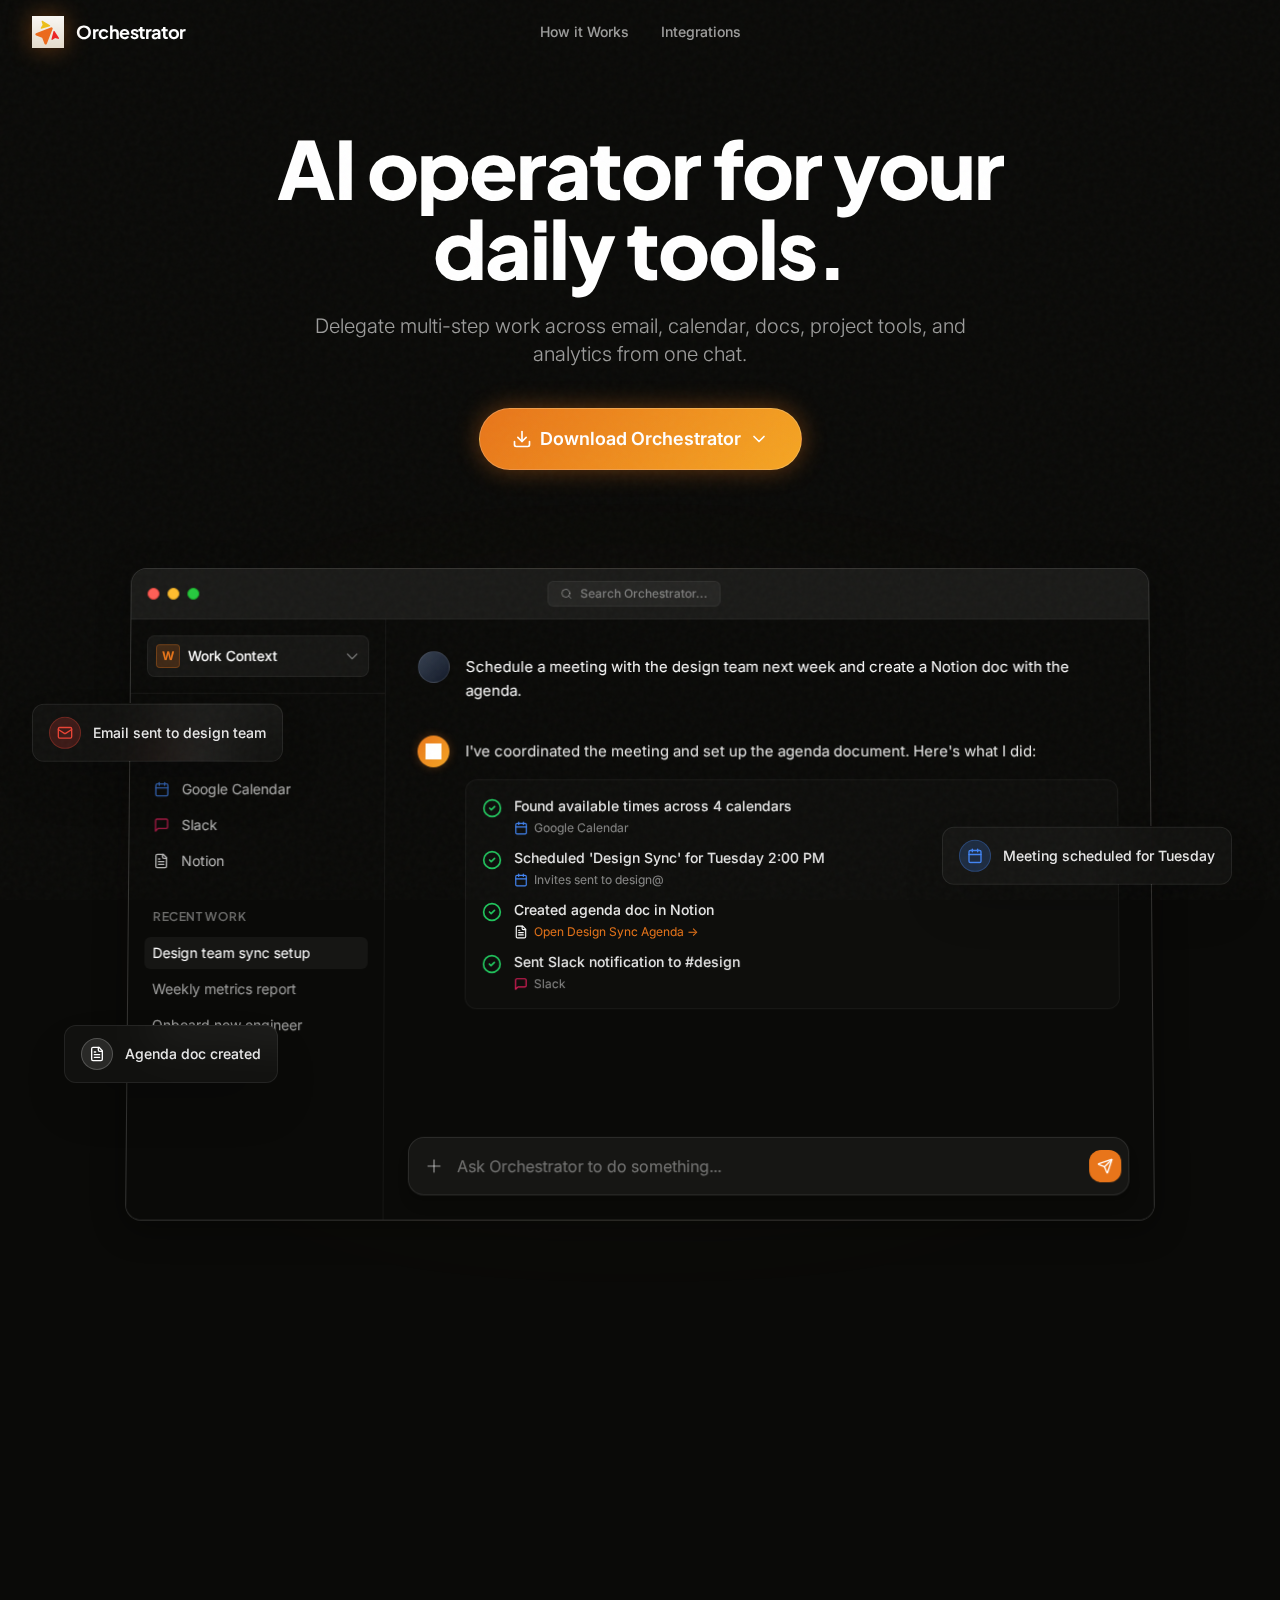
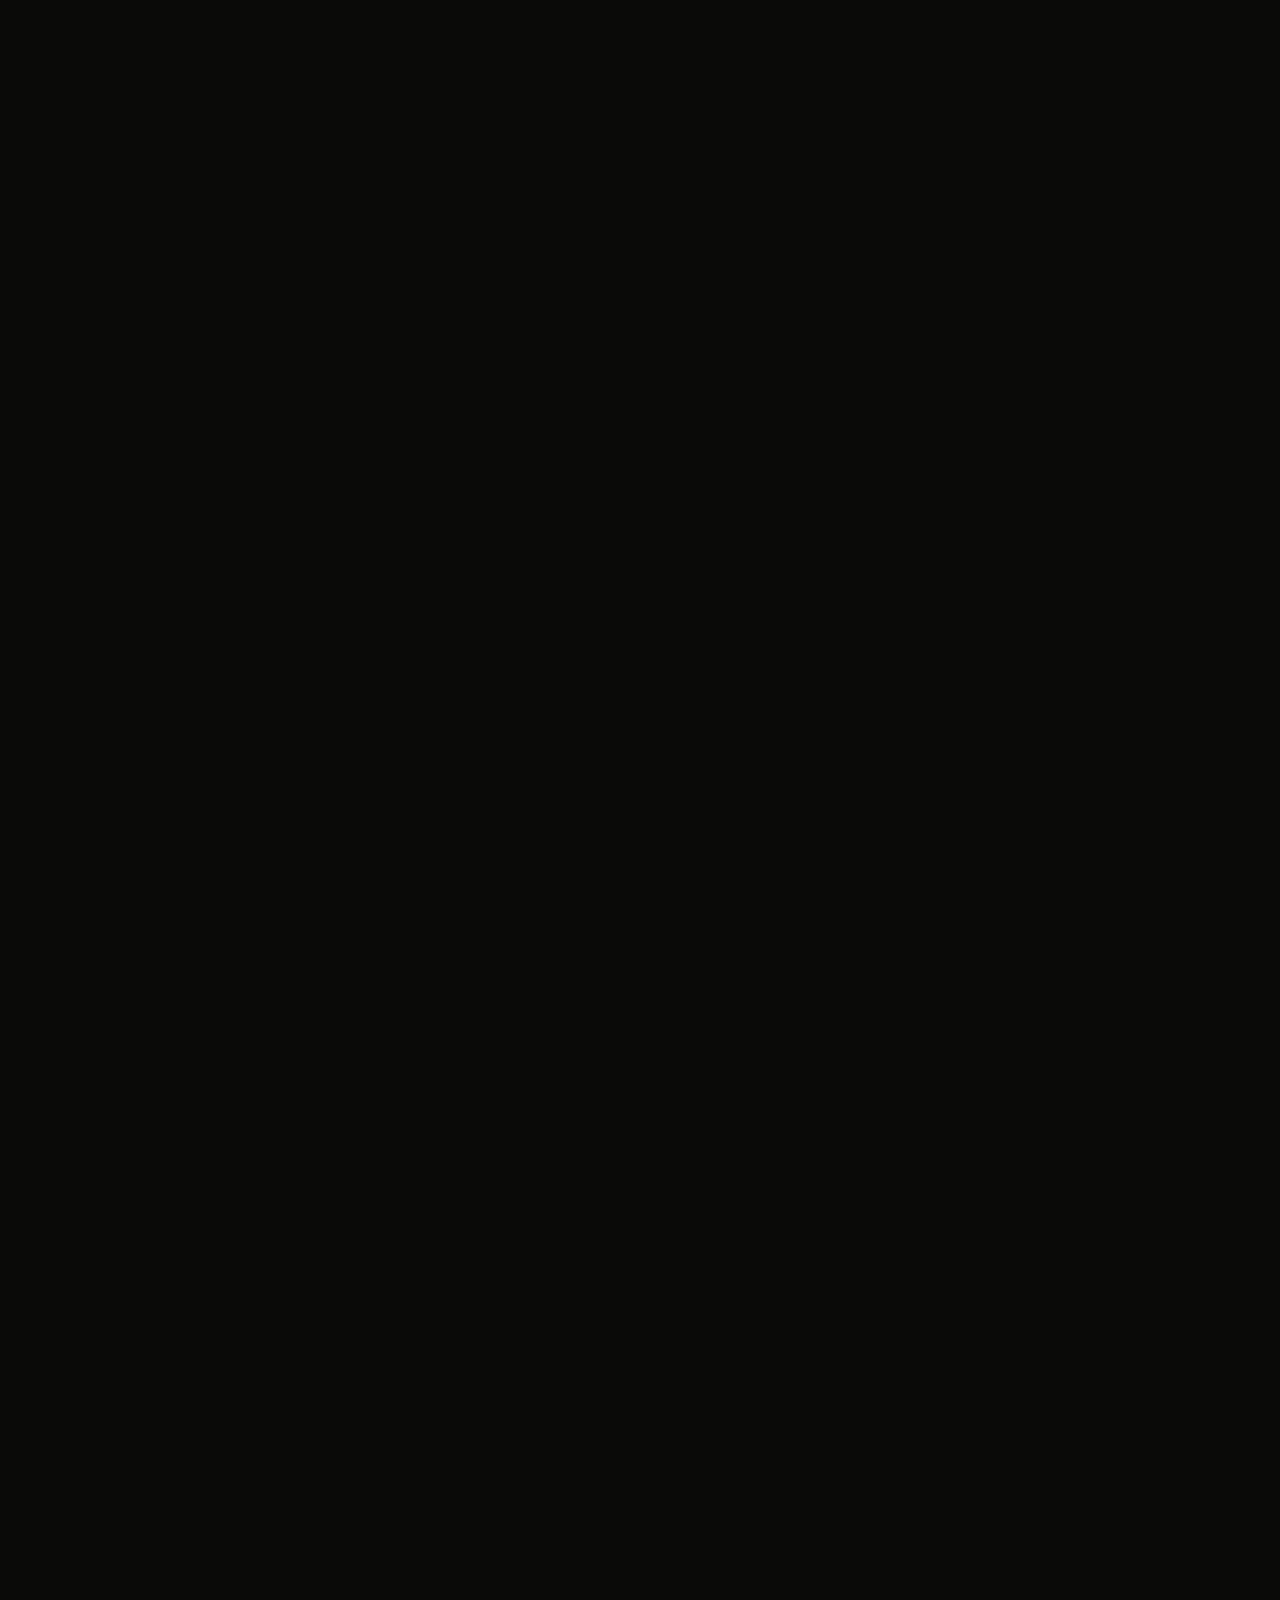
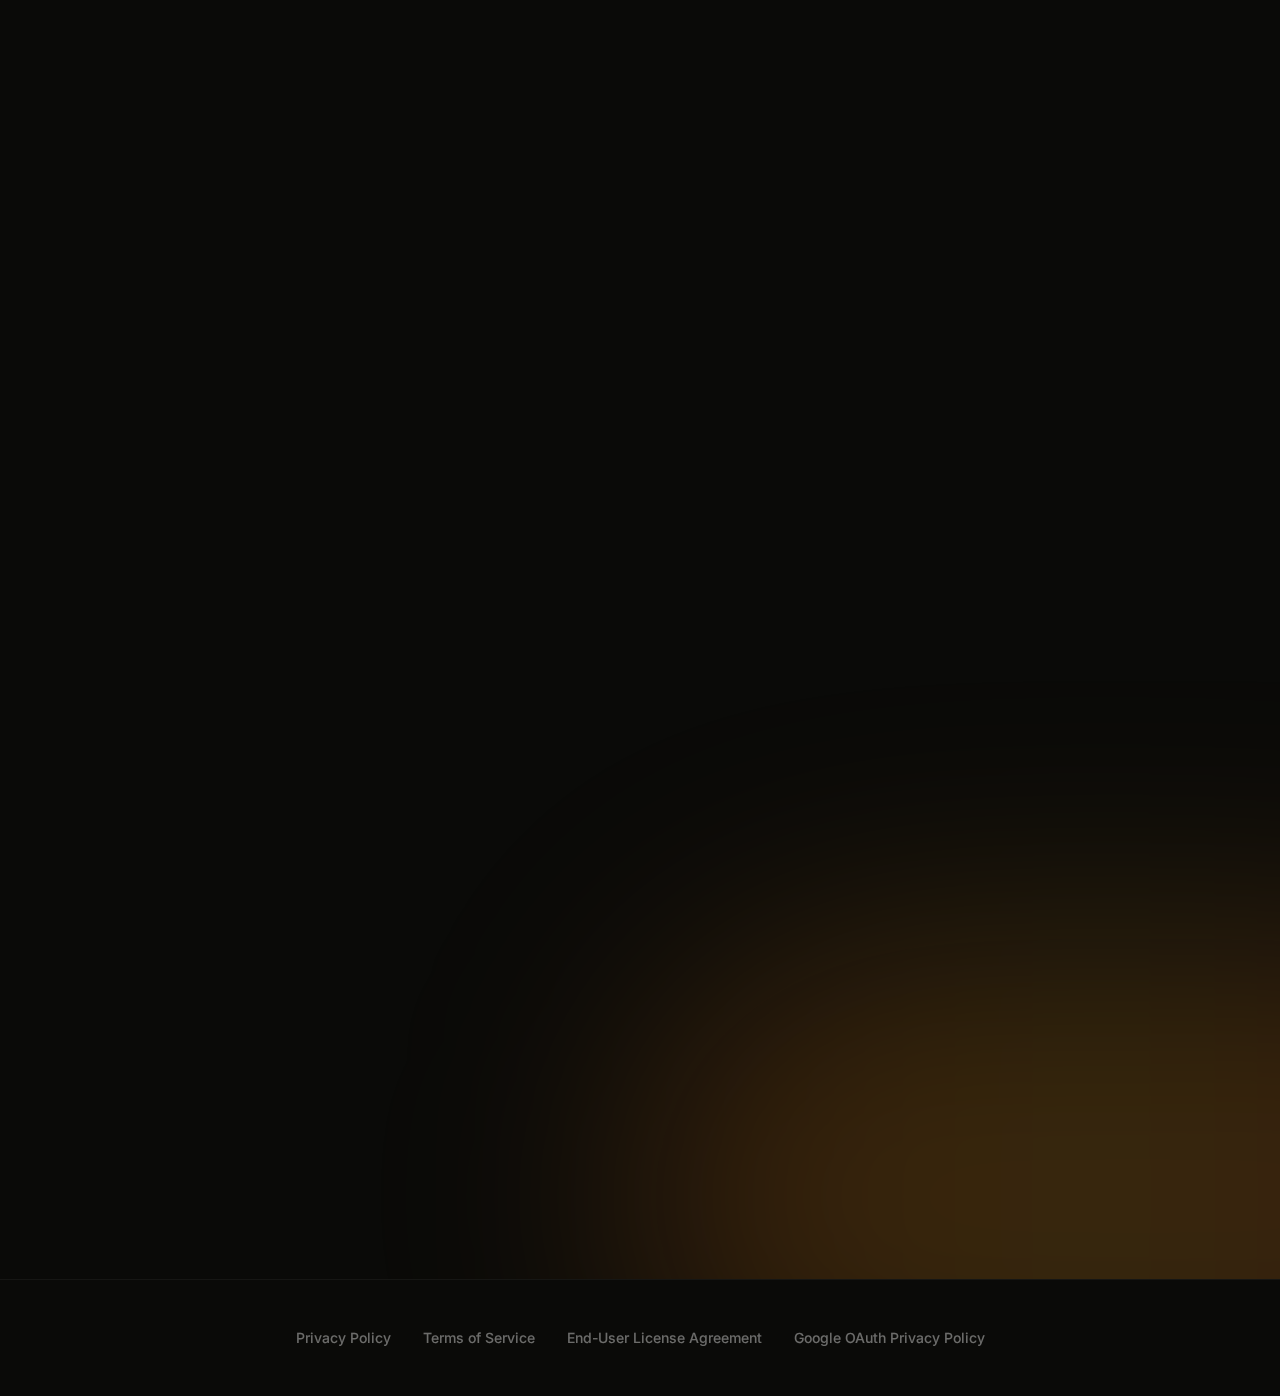
<file: index.html>
<!doctype html>
<html lang="en">
  <head>
    <meta charset="UTF-8" />
    <link rel="icon" type="image/png" href="/icon_-_production2x.png" />
    <meta name="viewport" content="width=device-width, initial-scale=1.0" />
    <title>Orchestrator | AI Operator for Your Daily Tools</title>
    <meta
      name="description"
      content="Orchestrator is a native macOS app for orchestrating Claude Code agents. Plan tasks and let AI agents execute them continuously."
    />
    <meta
      name="robots"
      content="index, follow, max-image-preview:large, max-snippet:-1, max-video-preview:-1"
    />
    <meta
      name="googlebot"
      content="index, follow, max-image-preview:large, max-snippet:-1, max-video-preview:-1"
    />
    <meta name="referrer" content="strict-origin-when-cross-origin" />
    <meta name="theme-color" content="#0A0A08" />
    <link rel="canonical" href="https://orchest.org/" />
    <link rel="alternate" href="https://orchest.org/" hreflang="en" />
    <link rel="alternate" href="https://orchest.org/" hreflang="x-default" />
    <link rel="sitemap" type="application/xml" href="/sitemap.xml" />

    <meta property="og:type" content="website" />
    <meta property="og:site_name" content="Orchestrator" />
    <meta property="og:title" content="Orchestrator | AI Operator for Your Daily Tools" />
    <meta
      property="og:description"
      content="Delegate multi-step work across email, calendar, docs, project tools, and analytics from one chat."
    />
    <meta property="og:url" content="https://orchest.org/" />
    <meta property="og:image" content="https://orchest.org/icon_-_production2x.png" />
    <meta property="og:image:alt" content="Orchestrator logo" />

    <meta name="twitter:card" content="summary_large_image" />
    <meta name="twitter:title" content="Orchestrator | AI Operator for Your Daily Tools" />
    <meta
      name="twitter:description"
      content="Delegate multi-step work across email, calendar, docs, project tools, and analytics from one chat."
    />
    <meta name="twitter:image" content="https://orchest.org/icon_-_production2x.png" />

    <link rel="preconnect" href="https://www.googletagmanager.com" crossorigin />
    <link rel="dns-prefetch" href="//www.googletagmanager.com" />

    <script type="application/ld+json">
      {
        "@context": "https://schema.org",
        "@graph": [
          {
            "@type": "Organization",
            "@id": "https://orchest.org/#org",
            "name": "Orchestrator",
            "url": "https://orchest.org/",
            "logo": "https://orchest.org/icon_-_production2x.png"
          },
          {
            "@type": "WebSite",
            "@id": "https://orchest.org/#website",
            "url": "https://orchest.org/",
            "name": "Orchestrator"
          },
          {
            "@type": "SoftwareApplication",
            "name": "Orchestrator",
            "applicationCategory": "BusinessApplication",
            "operatingSystem": "macOS, Windows, Linux",
            "url": "https://orchest.org/",
            "downloadUrl": "https://orchest.org/download/",
            "description": "Orchestrator is a native desktop app for orchestrating AI agents and delegating multi-step work across your daily tools.",
            "publisher": {
              "@id": "https://orchest.org/#org"
            }
          }
        ]
      }
    </script>
    <script src="/assets/analytics-config.js"></script>
    <script src="/assets/analytics.js"></script>
    <script type="module" crossorigin src="/assets/index-B8Fim-bd.js"></script>
    <script defer src="/assets/download-links.js"></script>
    <link rel="stylesheet" crossorigin href="/assets/index-DXNZ9l5q.css">
  </head>
  <body>
    <noscript>
      <iframe
        src="https://www.googletagmanager.com/ns.html?id=GTM-MJCV2KWB"
        height="0"
        width="0"
        style="display:none;visibility:hidden"
      ></iframe>
    </noscript>
    <div id="root"></div>
  </body>
</html>
</file>
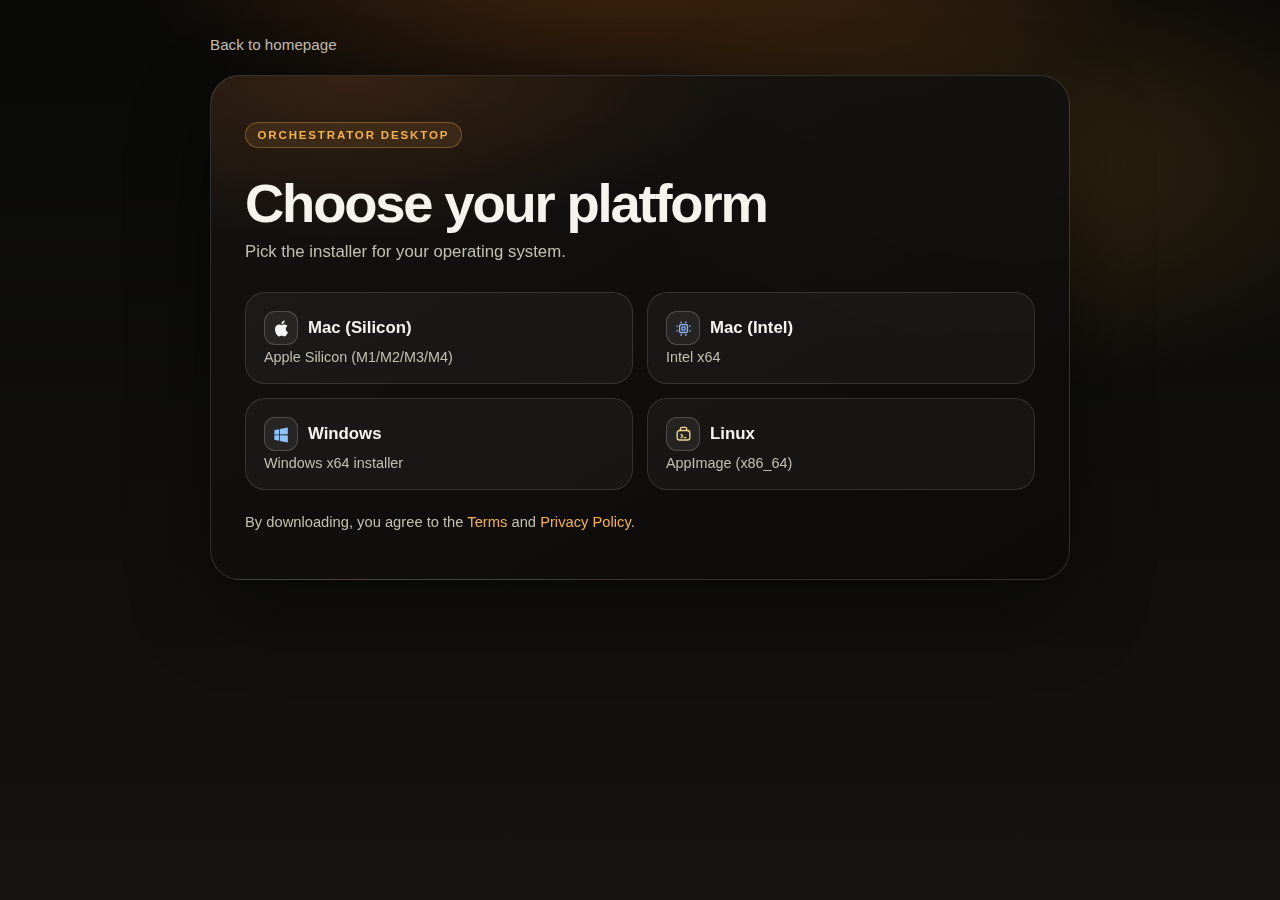
<file: download/index.html>
<!doctype html>
<html lang="en">
  <head>
    <meta charset="UTF-8" />
    <link rel="icon" type="image/png" href="/icon_-_production2x.png" />
    <meta name="viewport" content="width=device-width, initial-scale=1.0" />
    <title>Download Orchestrator</title>
    <meta
      name="description"
      content="Choose your platform and download Orchestrator for desktop."
    />
    <script src="/assets/analytics-config.js"></script>
    <script src="/assets/analytics.js"></script>
    <script defer src="/assets/download-links.js"></script>
    <link rel="stylesheet" href="/assets/download.css" />
  </head>
  <body>
    <noscript>
      <iframe
        src="https://www.googletagmanager.com/ns.html?id=GTM-MJCV2KWB"
        height="0"
        width="0"
        style="display:none;visibility:hidden"
      ></iframe>
    </noscript>
    <main class="download-shell">
      <a class="back-link" href="/">Back to homepage</a>

      <section class="download-card" aria-labelledby="download-title">
        <p class="eyebrow">Orchestrator Desktop</p>
        <h1 id="download-title">Choose your platform</h1>
        <p class="subtitle">
          Pick the installer for your operating system.
        </p>

        <div class="platform-grid">
          <a class="platform-option" href="#" data-download-label="Mac (Silicon)">
            <span class="platform-header">
              <span class="platform-icon platform-icon-mac" aria-hidden="true">
                <svg viewBox="0 0 24 24" fill="currentColor">
                  <path d="M18.71 19.5c-.83 1.24-1.71 2.45-3.05 2.47-1.34.03-1.77-.79-3.29-.79-1.53 0-2 .77-3.27.82-1.31.05-2.3-1.32-3.14-2.53C4.25 17 2.94 12.45 4.7 9.39c.87-1.52 2.43-2.48 4.12-2.51 1.28-.02 2.5.87 3.29.87.78 0 2.26-1.07 3.81-.91.65.03 2.47.26 3.64 1.98-.09.06-2.17 1.28-2.15 3.81.03 3.02 2.65 4.03 2.68 4.04-.03.07-.42 1.44-1.38 2.83M13 3.5c.73-.83 1.94-1.46 2.94-1.5.13 1.17-.34 2.35-1.04 3.19-.69.85-1.83 1.51-2.95 1.42-.15-1.15.41-2.35 1.05-3.11z"></path>
                </svg>
              </span>
              <span class="platform-name">Mac (Silicon)</span>
            </span>
            <span class="platform-detail">Apple Silicon (M1/M2/M3/M4)</span>
          </a>
          <a class="platform-option" href="#" data-download-label="Mac (Intel)">
            <span class="platform-header">
              <span class="platform-icon platform-icon-intel" aria-hidden="true">
                <svg viewBox="0 0 24 24" fill="none" stroke="currentColor" stroke-width="1.7">
                  <rect x="7" y="7" width="10" height="10" rx="2"></rect>
                  <rect x="10" y="10" width="4" height="4" rx="0.8"></rect>
                  <path d="M9 3v2M15 3v2M9 19v2M15 19v2M3 9h2M3 15h2M19 9h2M19 15h2"></path>
                </svg>
              </span>
              <span class="platform-name">Mac (Intel)</span>
            </span>
            <span class="platform-detail">Intel x64</span>
          </a>
          <a class="platform-option" href="#" data-download-label="Windows">
            <span class="platform-header">
              <span class="platform-icon platform-icon-windows" aria-hidden="true">
                <svg viewBox="0 0 24 24" fill="currentColor">
                  <path d="M3 12V6.75l6-1.32v6.48L3 12zm17-9v8.75l-10 .15V5.21L20 3zM3 13l6 .09v6.81l-6-1.15V13zm17 .25V22l-10-1.91V13.1l10 .15z"></path>
                </svg>
              </span>
              <span class="platform-name">Windows</span>
            </span>
            <span class="platform-detail">Windows x64 installer</span>
          </a>
          <a class="platform-option" href="#" data-download-label="Linux">
            <span class="platform-header">
              <span class="platform-icon platform-icon-linux" aria-hidden="true">
                <svg viewBox="0 0 24 24" fill="none" stroke="currentColor" stroke-width="1.7" stroke-linecap="round" stroke-linejoin="round">
                  <path d="M8 7V5a2 2 0 0 1 2-2h4a2 2 0 0 1 2 2v2"></path>
                  <rect x="4" y="7" width="16" height="12" rx="3"></rect>
                  <path d="m9 12 2 2-2 2M13 16h2"></path>
                </svg>
              </span>
              <span class="platform-name">Linux</span>
            </span>
            <span class="platform-detail">AppImage (x86_64)</span>
          </a>
        </div>

        <p class="legal-note">
          By downloading, you agree to the
          <a href="/terms.html">Terms</a>
          and
          <a href="/privacy.html">Privacy Policy</a>.
        </p>
      </section>
    </main>
  </body>
</html>
</file>
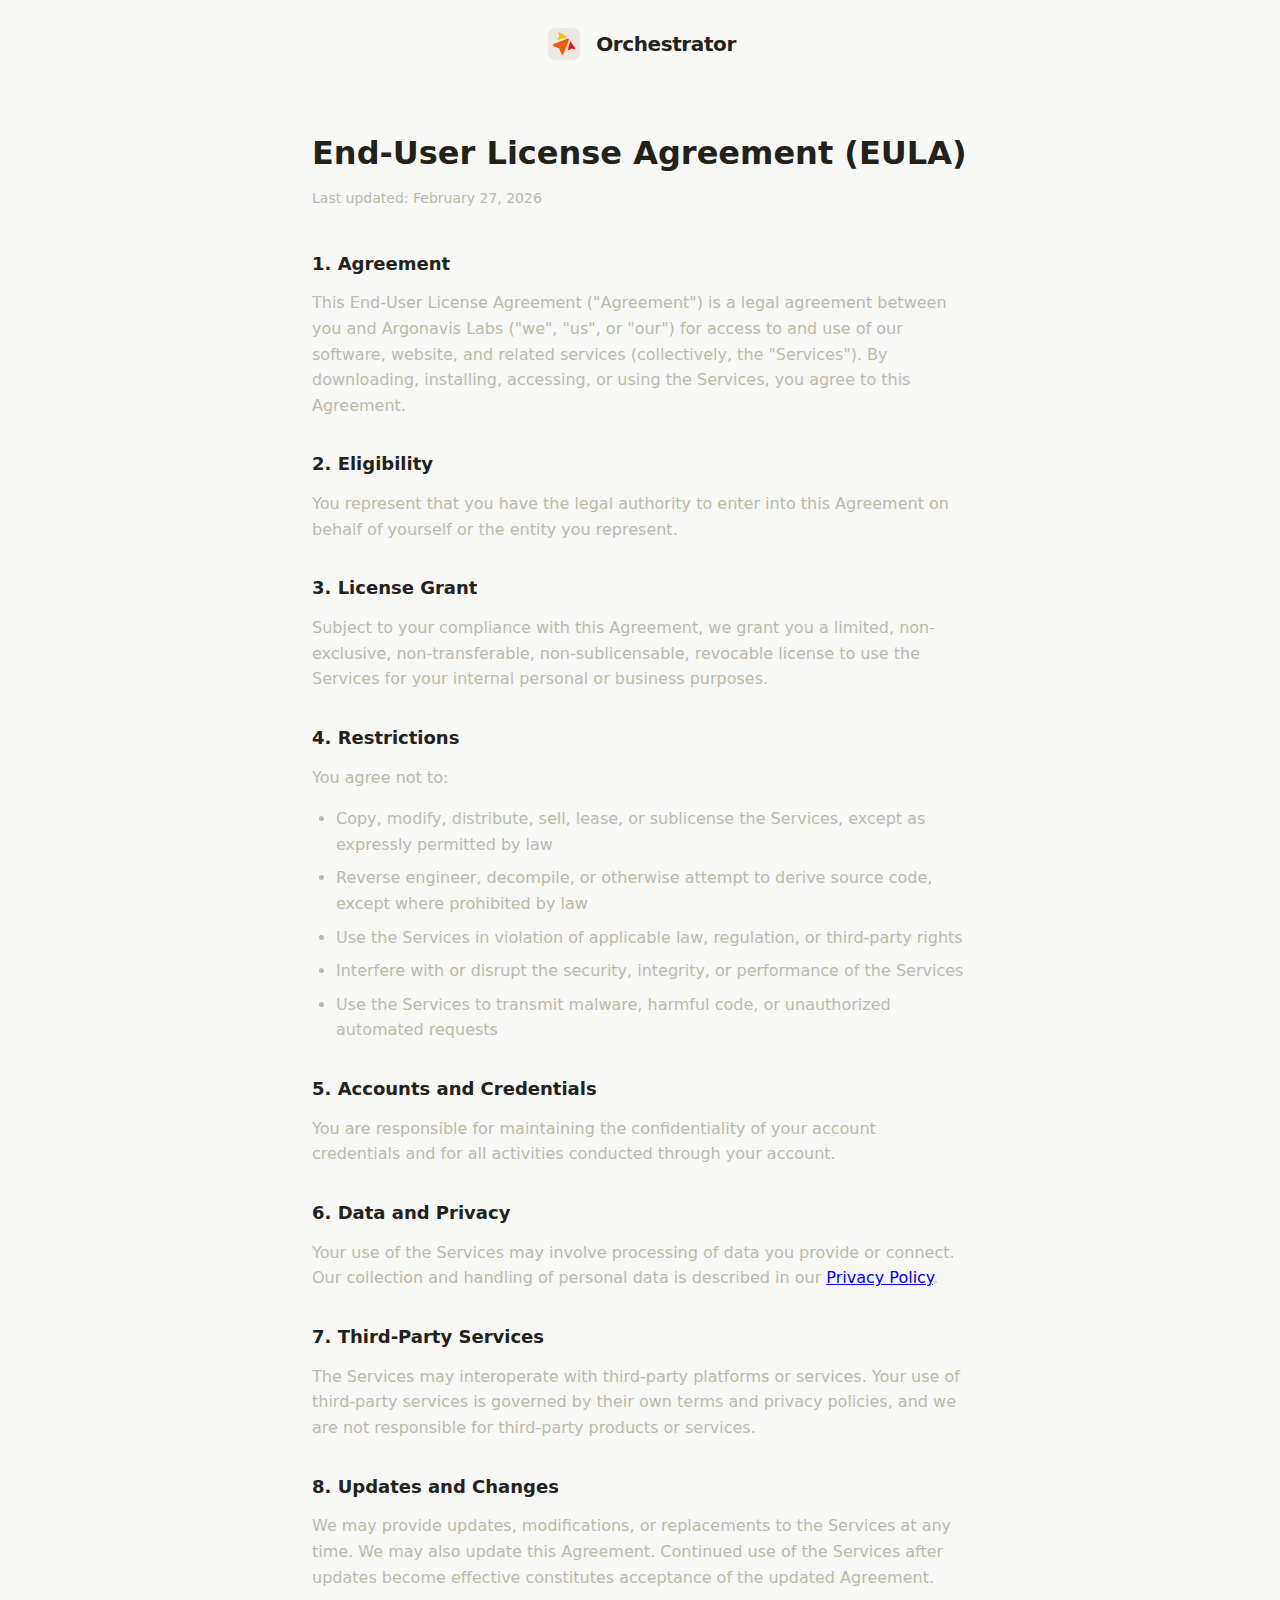
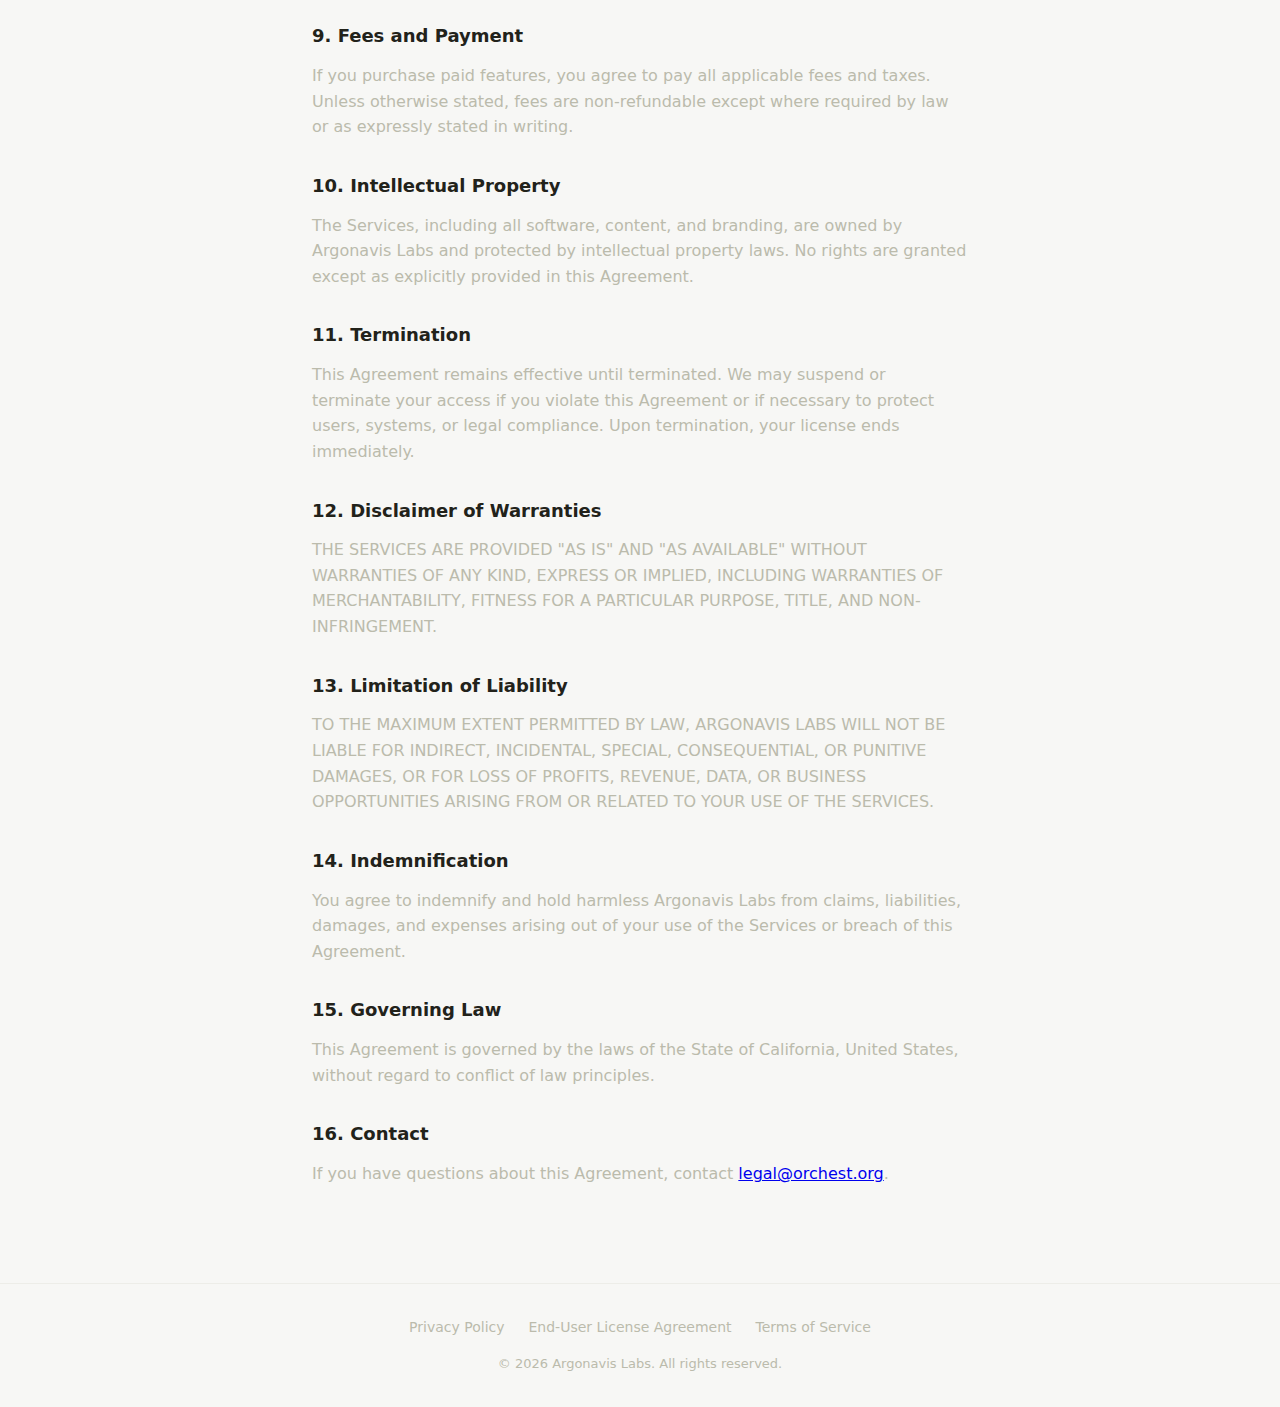
<file: eula.html>
<!DOCTYPE html>
<html lang="en">
<head>
  <meta charset="UTF-8">
  <meta name="viewport" content="width=device-width, initial-scale=1.0">
  <title>End-User License Agreement - Orchestrator</title>
  <meta name="description" content="End-User License Agreement for Orchestrator">
  <link rel="stylesheet" href="styles.css">
  <link rel="icon" type="image/png" href="assets/logo.png">
</head>
<body>
  <header>
    <a href="index.html" style="display: flex; align-items: center; gap: 12px; text-decoration: none; color: inherit;">
      <img src="assets/logo.png" alt="Orchestrator" class="logo">
      <span class="wordmark">Orchestrator</span>
    </a>
  </header>

  <div class="legal-content">
    <h1>End-User License Agreement (EULA)</h1>
    <p class="updated">Last updated: February 27, 2026</p>

    <h2>1. Agreement</h2>
    <p>This End-User License Agreement ("Agreement") is a legal agreement between you and Argonavis Labs ("we", "us", or "our") for access to and use of our software, website, and related services (collectively, the "Services"). By downloading, installing, accessing, or using the Services, you agree to this Agreement.</p>

    <h2>2. Eligibility</h2>
    <p>You represent that you have the legal authority to enter into this Agreement on behalf of yourself or the entity you represent.</p>

    <h2>3. License Grant</h2>
    <p>Subject to your compliance with this Agreement, we grant you a limited, non-exclusive, non-transferable, non-sublicensable, revocable license to use the Services for your internal personal or business purposes.</p>

    <h2>4. Restrictions</h2>
    <p>You agree not to:</p>
    <ul>
      <li>Copy, modify, distribute, sell, lease, or sublicense the Services, except as expressly permitted by law</li>
      <li>Reverse engineer, decompile, or otherwise attempt to derive source code, except where prohibited by law</li>
      <li>Use the Services in violation of applicable law, regulation, or third-party rights</li>
      <li>Interfere with or disrupt the security, integrity, or performance of the Services</li>
      <li>Use the Services to transmit malware, harmful code, or unauthorized automated requests</li>
    </ul>

    <h2>5. Accounts and Credentials</h2>
    <p>You are responsible for maintaining the confidentiality of your account credentials and for all activities conducted through your account.</p>

    <h2>6. Data and Privacy</h2>
    <p>Your use of the Services may involve processing of data you provide or connect. Our collection and handling of personal data is described in our <a href="privacy.html">Privacy Policy</a>.</p>

    <h2>7. Third-Party Services</h2>
    <p>The Services may interoperate with third-party platforms or services. Your use of third-party services is governed by their own terms and privacy policies, and we are not responsible for third-party products or services.</p>

    <h2>8. Updates and Changes</h2>
    <p>We may provide updates, modifications, or replacements to the Services at any time. We may also update this Agreement. Continued use of the Services after updates become effective constitutes acceptance of the updated Agreement.</p>

    <h2>9. Fees and Payment</h2>
    <p>If you purchase paid features, you agree to pay all applicable fees and taxes. Unless otherwise stated, fees are non-refundable except where required by law or as expressly stated in writing.</p>

    <h2>10. Intellectual Property</h2>
    <p>The Services, including all software, content, and branding, are owned by Argonavis Labs and protected by intellectual property laws. No rights are granted except as explicitly provided in this Agreement.</p>

    <h2>11. Termination</h2>
    <p>This Agreement remains effective until terminated. We may suspend or terminate your access if you violate this Agreement or if necessary to protect users, systems, or legal compliance. Upon termination, your license ends immediately.</p>

    <h2>12. Disclaimer of Warranties</h2>
    <p>THE SERVICES ARE PROVIDED "AS IS" AND "AS AVAILABLE" WITHOUT WARRANTIES OF ANY KIND, EXPRESS OR IMPLIED, INCLUDING WARRANTIES OF MERCHANTABILITY, FITNESS FOR A PARTICULAR PURPOSE, TITLE, AND NON-INFRINGEMENT.</p>

    <h2>13. Limitation of Liability</h2>
    <p>TO THE MAXIMUM EXTENT PERMITTED BY LAW, ARGONAVIS LABS WILL NOT BE LIABLE FOR INDIRECT, INCIDENTAL, SPECIAL, CONSEQUENTIAL, OR PUNITIVE DAMAGES, OR FOR LOSS OF PROFITS, REVENUE, DATA, OR BUSINESS OPPORTUNITIES ARISING FROM OR RELATED TO YOUR USE OF THE SERVICES.</p>

    <h2>14. Indemnification</h2>
    <p>You agree to indemnify and hold harmless Argonavis Labs from claims, liabilities, damages, and expenses arising out of your use of the Services or breach of this Agreement.</p>

    <h2>15. Governing Law</h2>
    <p>This Agreement is governed by the laws of the State of California, United States, without regard to conflict of law principles.</p>

    <h2>16. Contact</h2>
    <p>If you have questions about this Agreement, contact <a href="mailto:legal@orchest.org">legal@orchest.org</a>.</p>
  </div>

  <footer>
    <nav class="footer-links">
      <a href="privacy.html">Privacy Policy</a>
      <a href="eula.html">End-User License Agreement</a>
      <a href="terms.html">Terms of Service</a>
    </nav>
    <p class="copyright">&copy; 2026 Argonavis Labs. All rights reserved.</p>
  </footer>
</body>
</html>
</file>
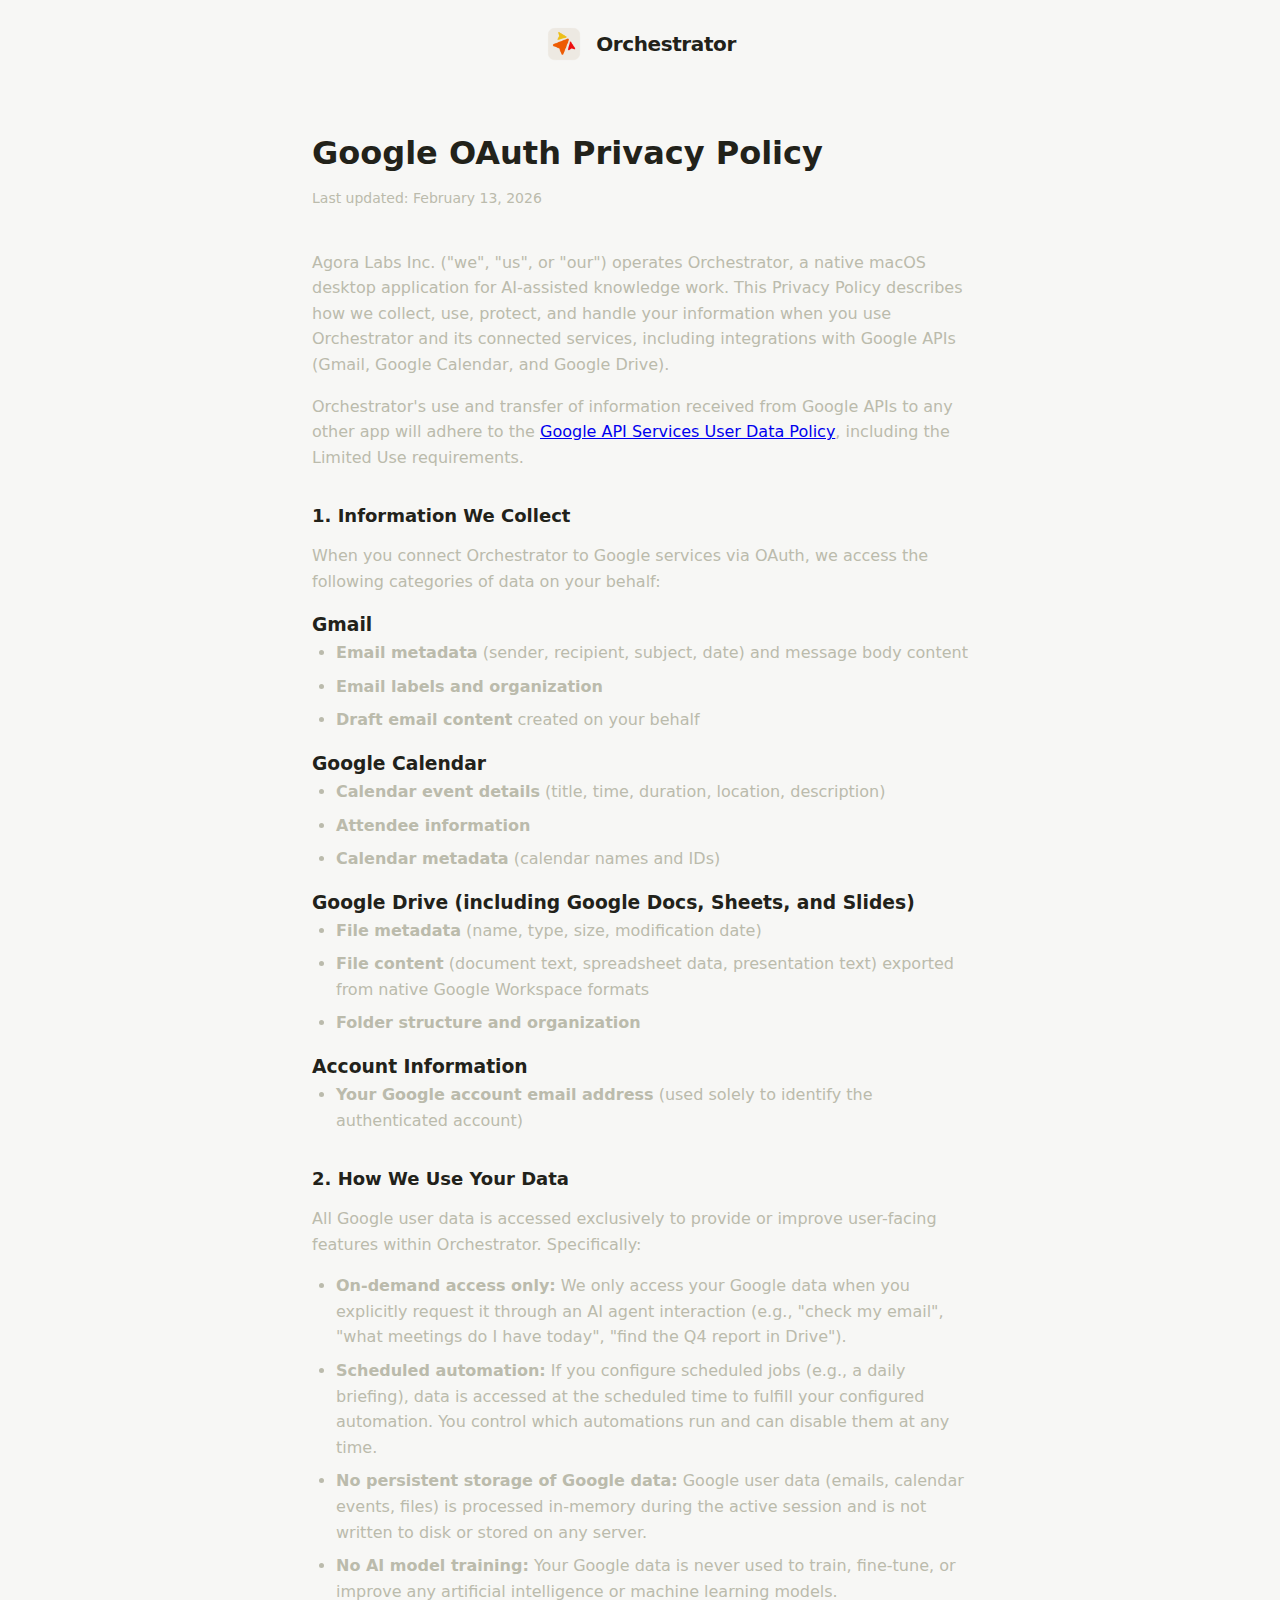
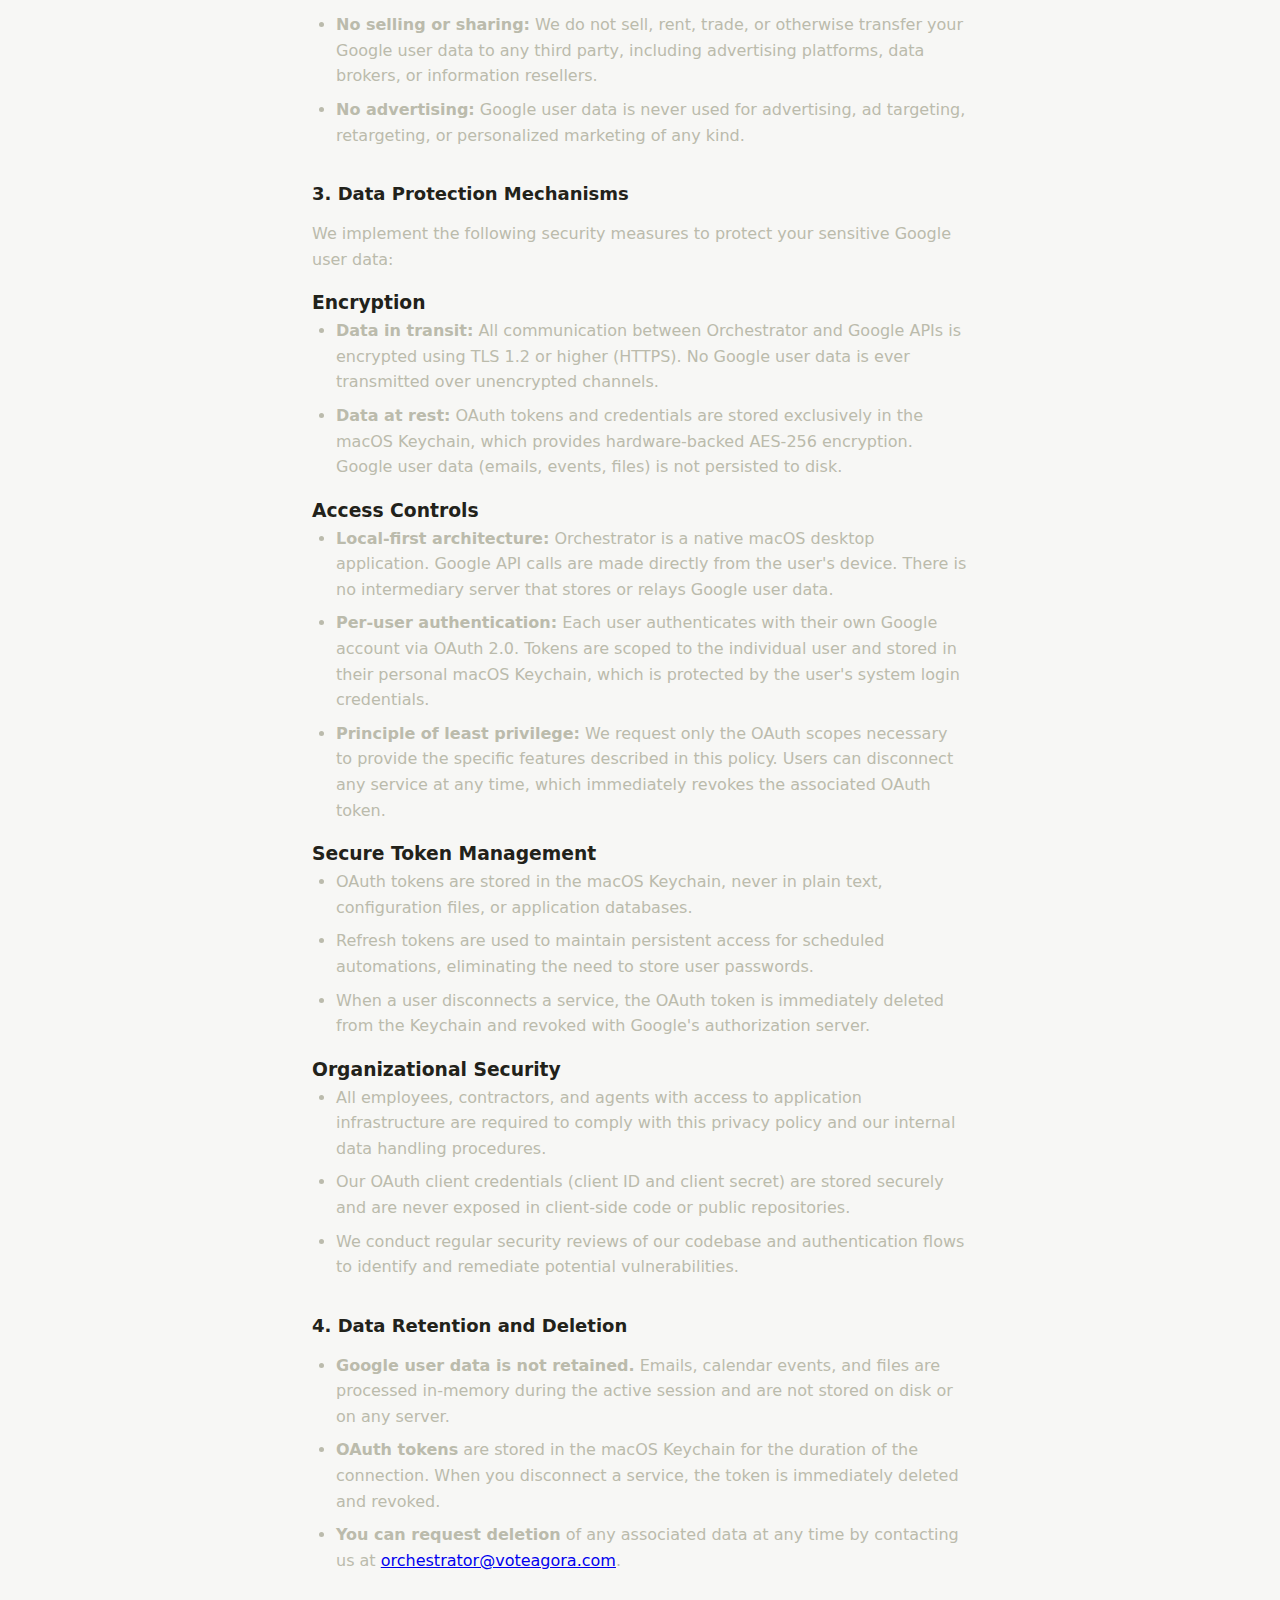
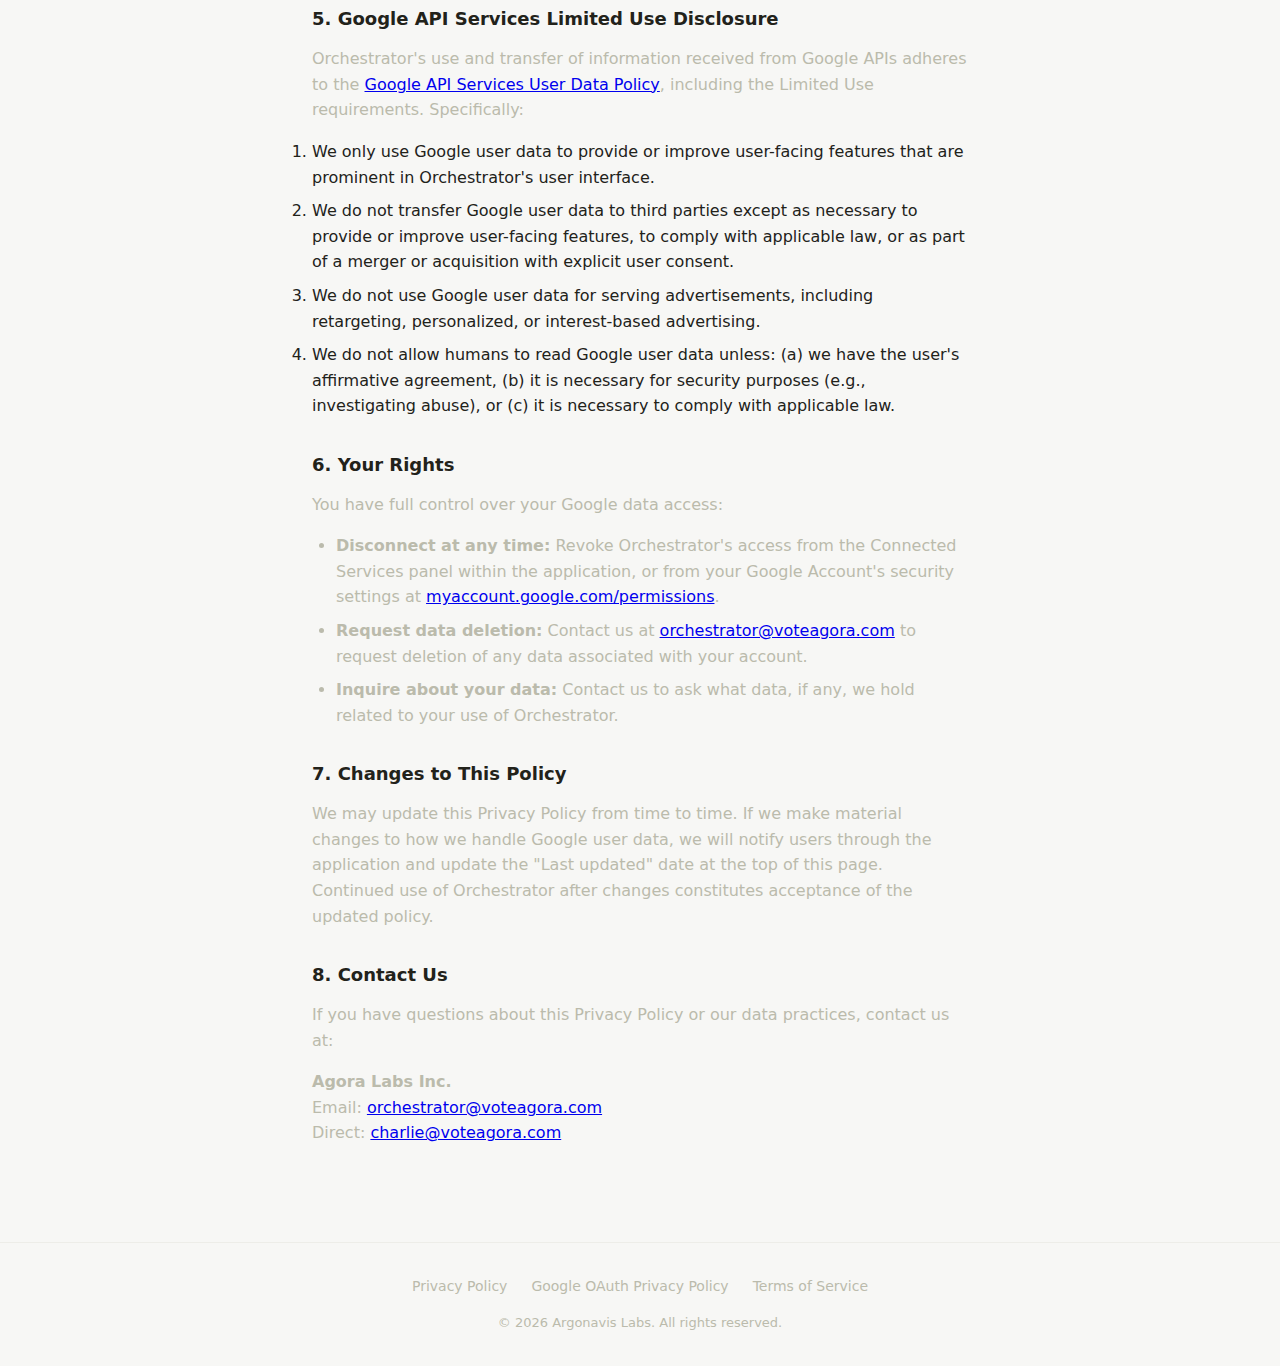
<file: google-privacy-policy.html>
<!DOCTYPE html>
<html lang="en">
<head>
  <meta charset="UTF-8">
  <meta name="viewport" content="width=device-width, initial-scale=1.0">
  <title>Google OAuth Privacy Policy - Orchestrator</title>
  <meta name="description" content="Google OAuth Privacy Policy for Orchestrator">
  <link rel="stylesheet" href="styles.css">
  <link rel="icon" type="image/png" href="assets/logo.png">
</head>
<body>
  <header>
    <a href="index.html" style="display: flex; align-items: center; gap: 12px; text-decoration: none; color: inherit;">
      <img src="assets/logo.png" alt="Orchestrator" class="logo">
      <span class="wordmark">Orchestrator</span>
    </a>
  </header>

  <div class="legal-content">
    <h1>Google OAuth Privacy Policy</h1>
    <p class="updated">Last updated: February 13, 2026</p>

    <p>Agora Labs Inc. ("we", "us", or "our") operates Orchestrator, a native macOS desktop application for AI-assisted knowledge work. This Privacy Policy describes how we collect, use, protect, and handle your information when you use Orchestrator and its connected services, including integrations with Google APIs (Gmail, Google Calendar, and Google Drive).</p>

    <p>Orchestrator's use and transfer of information received from Google APIs to any other app will adhere to the <a href="https://developers.google.com/terms/api-services-user-data-policy">Google API Services User Data Policy</a>, including the Limited Use requirements.</p>

    <h2>1. Information We Collect</h2>
    <p>When you connect Orchestrator to Google services via OAuth, we access the following categories of data on your behalf:</p>

    <h3>Gmail</h3>
    <ul>
      <li><strong>Email metadata</strong> (sender, recipient, subject, date) and message body content</li>
      <li><strong>Email labels and organization</strong></li>
      <li><strong>Draft email content</strong> created on your behalf</li>
    </ul>

    <h3>Google Calendar</h3>
    <ul>
      <li><strong>Calendar event details</strong> (title, time, duration, location, description)</li>
      <li><strong>Attendee information</strong></li>
      <li><strong>Calendar metadata</strong> (calendar names and IDs)</li>
    </ul>

    <h3>Google Drive (including Google Docs, Sheets, and Slides)</h3>
    <ul>
      <li><strong>File metadata</strong> (name, type, size, modification date)</li>
      <li><strong>File content</strong> (document text, spreadsheet data, presentation text) exported from native Google Workspace formats</li>
      <li><strong>Folder structure and organization</strong></li>
    </ul>

    <h3>Account Information</h3>
    <ul>
      <li><strong>Your Google account email address</strong> (used solely to identify the authenticated account)</li>
    </ul>

    <h2>2. How We Use Your Data</h2>
    <p>All Google user data is accessed exclusively to provide or improve user-facing features within Orchestrator. Specifically:</p>
    <ul>
      <li><strong>On-demand access only:</strong> We only access your Google data when you explicitly request it through an AI agent interaction (e.g., "check my email", "what meetings do I have today", "find the Q4 report in Drive").</li>
      <li><strong>Scheduled automation:</strong> If you configure scheduled jobs (e.g., a daily briefing), data is accessed at the scheduled time to fulfill your configured automation. You control which automations run and can disable them at any time.</li>
      <li><strong>No persistent storage of Google data:</strong> Google user data (emails, calendar events, files) is processed in-memory during the active session and is not written to disk or stored on any server.</li>
      <li><strong>No AI model training:</strong> Your Google data is never used to train, fine-tune, or improve any artificial intelligence or machine learning models.</li>
      <li><strong>No selling or sharing:</strong> We do not sell, rent, trade, or otherwise transfer your Google user data to any third party, including advertising platforms, data brokers, or information resellers.</li>
      <li><strong>No advertising:</strong> Google user data is never used for advertising, ad targeting, retargeting, or personalized marketing of any kind.</li>
    </ul>

    <h2>3. Data Protection Mechanisms</h2>
    <p>We implement the following security measures to protect your sensitive Google user data:</p>

    <h3>Encryption</h3>
    <ul>
      <li><strong>Data in transit:</strong> All communication between Orchestrator and Google APIs is encrypted using TLS 1.2 or higher (HTTPS). No Google user data is ever transmitted over unencrypted channels.</li>
      <li><strong>Data at rest:</strong> OAuth tokens and credentials are stored exclusively in the macOS Keychain, which provides hardware-backed AES-256 encryption. Google user data (emails, events, files) is not persisted to disk.</li>
    </ul>

    <h3>Access Controls</h3>
    <ul>
      <li><strong>Local-first architecture:</strong> Orchestrator is a native macOS desktop application. Google API calls are made directly from the user's device. There is no intermediary server that stores or relays Google user data.</li>
      <li><strong>Per-user authentication:</strong> Each user authenticates with their own Google account via OAuth 2.0. Tokens are scoped to the individual user and stored in their personal macOS Keychain, which is protected by the user's system login credentials.</li>
      <li><strong>Principle of least privilege:</strong> We request only the OAuth scopes necessary to provide the specific features described in this policy. Users can disconnect any service at any time, which immediately revokes the associated OAuth token.</li>
    </ul>

    <h3>Secure Token Management</h3>
    <ul>
      <li>OAuth tokens are stored in the macOS Keychain, never in plain text, configuration files, or application databases.</li>
      <li>Refresh tokens are used to maintain persistent access for scheduled automations, eliminating the need to store user passwords.</li>
      <li>When a user disconnects a service, the OAuth token is immediately deleted from the Keychain and revoked with Google's authorization server.</li>
    </ul>

    <h3>Organizational Security</h3>
    <ul>
      <li>All employees, contractors, and agents with access to application infrastructure are required to comply with this privacy policy and our internal data handling procedures.</li>
      <li>Our OAuth client credentials (client ID and client secret) are stored securely and are never exposed in client-side code or public repositories.</li>
      <li>We conduct regular security reviews of our codebase and authentication flows to identify and remediate potential vulnerabilities.</li>
    </ul>

    <h2>4. Data Retention and Deletion</h2>
    <ul>
      <li><strong>Google user data is not retained.</strong> Emails, calendar events, and files are processed in-memory during the active session and are not stored on disk or on any server.</li>
      <li><strong>OAuth tokens</strong> are stored in the macOS Keychain for the duration of the connection. When you disconnect a service, the token is immediately deleted and revoked.</li>
      <li><strong>You can request deletion</strong> of any associated data at any time by contacting us at <a href="mailto:orchestrator@voteagora.com">orchestrator@voteagora.com</a>.</li>
    </ul>

    <h2>5. Google API Services Limited Use Disclosure</h2>
    <p>Orchestrator's use and transfer of information received from Google APIs adheres to the <a href="https://developers.google.com/terms/api-services-user-data-policy">Google API Services User Data Policy</a>, including the Limited Use requirements. Specifically:</p>
    <ol>
      <li>We only use Google user data to provide or improve user-facing features that are prominent in Orchestrator's user interface.</li>
      <li>We do not transfer Google user data to third parties except as necessary to provide or improve user-facing features, to comply with applicable law, or as part of a merger or acquisition with explicit user consent.</li>
      <li>We do not use Google user data for serving advertisements, including retargeting, personalized, or interest-based advertising.</li>
      <li>We do not allow humans to read Google user data unless: (a) we have the user's affirmative agreement, (b) it is necessary for security purposes (e.g., investigating abuse), or (c) it is necessary to comply with applicable law.</li>
    </ol>

    <h2>6. Your Rights</h2>
    <p>You have full control over your Google data access:</p>
    <ul>
      <li><strong>Disconnect at any time:</strong> Revoke Orchestrator's access from the Connected Services panel within the application, or from your Google Account's security settings at <a href="https://myaccount.google.com/permissions">myaccount.google.com/permissions</a>.</li>
      <li><strong>Request data deletion:</strong> Contact us at <a href="mailto:orchestrator@voteagora.com">orchestrator@voteagora.com</a> to request deletion of any data associated with your account.</li>
      <li><strong>Inquire about your data:</strong> Contact us to ask what data, if any, we hold related to your use of Orchestrator.</li>
    </ul>

    <h2>7. Changes to This Policy</h2>
    <p>We may update this Privacy Policy from time to time. If we make material changes to how we handle Google user data, we will notify users through the application and update the "Last updated" date at the top of this page. Continued use of Orchestrator after changes constitutes acceptance of the updated policy.</p>

    <h2>8. Contact Us</h2>
    <p>If you have questions about this Privacy Policy or our data practices, contact us at:</p>
    <p><strong>Agora Labs Inc.</strong><br>
    Email: <a href="mailto:orchestrator@voteagora.com">orchestrator@voteagora.com</a><br>
    Direct: <a href="mailto:charlie@voteagora.com">charlie@voteagora.com</a></p>
  </div>

  <footer>
    <nav class="footer-links">
      <a href="privacy.html">Privacy Policy</a>
      <a href="google-privacy-policy.html">Google OAuth Privacy Policy</a>
      <a href="terms.html">Terms of Service</a>
    </nav>
    <p class="copyright">&copy; 2026 Argonavis Labs. All rights reserved.</p>
  </footer>
</body>
</html>
</file>
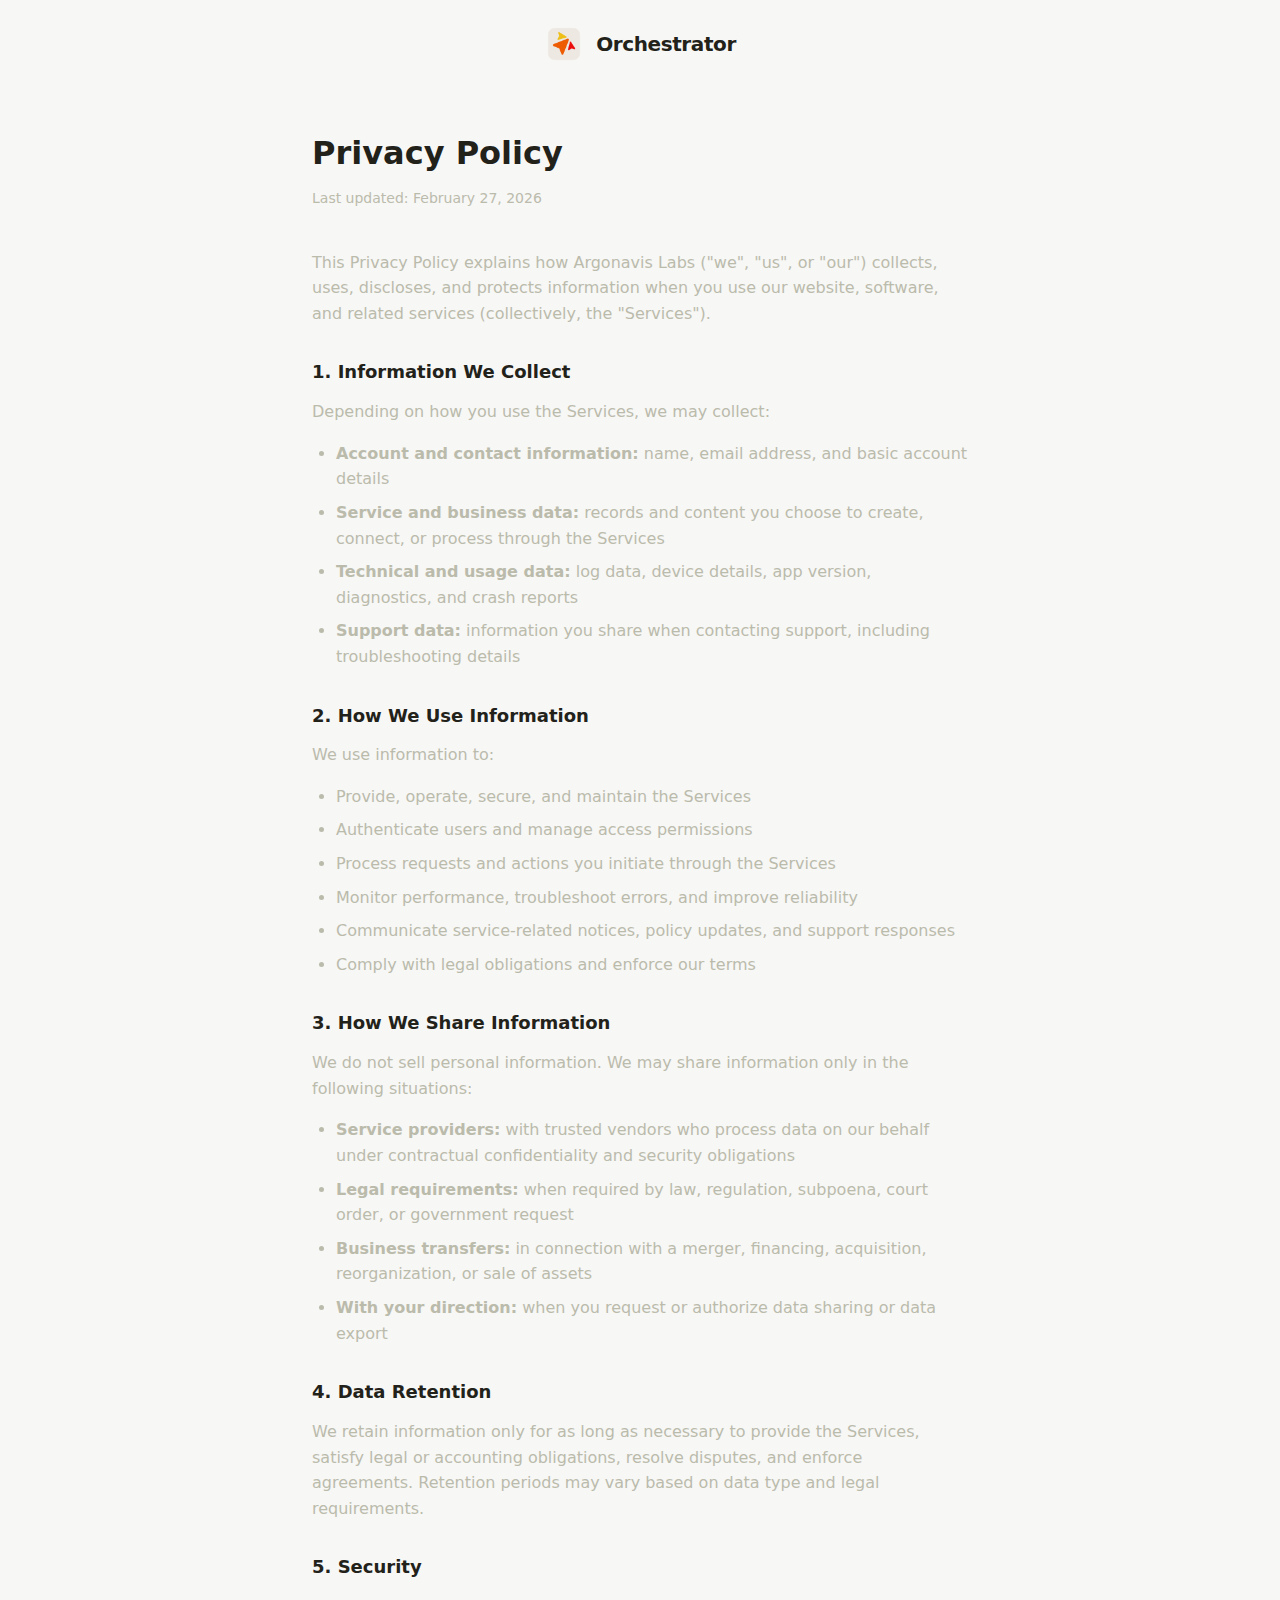
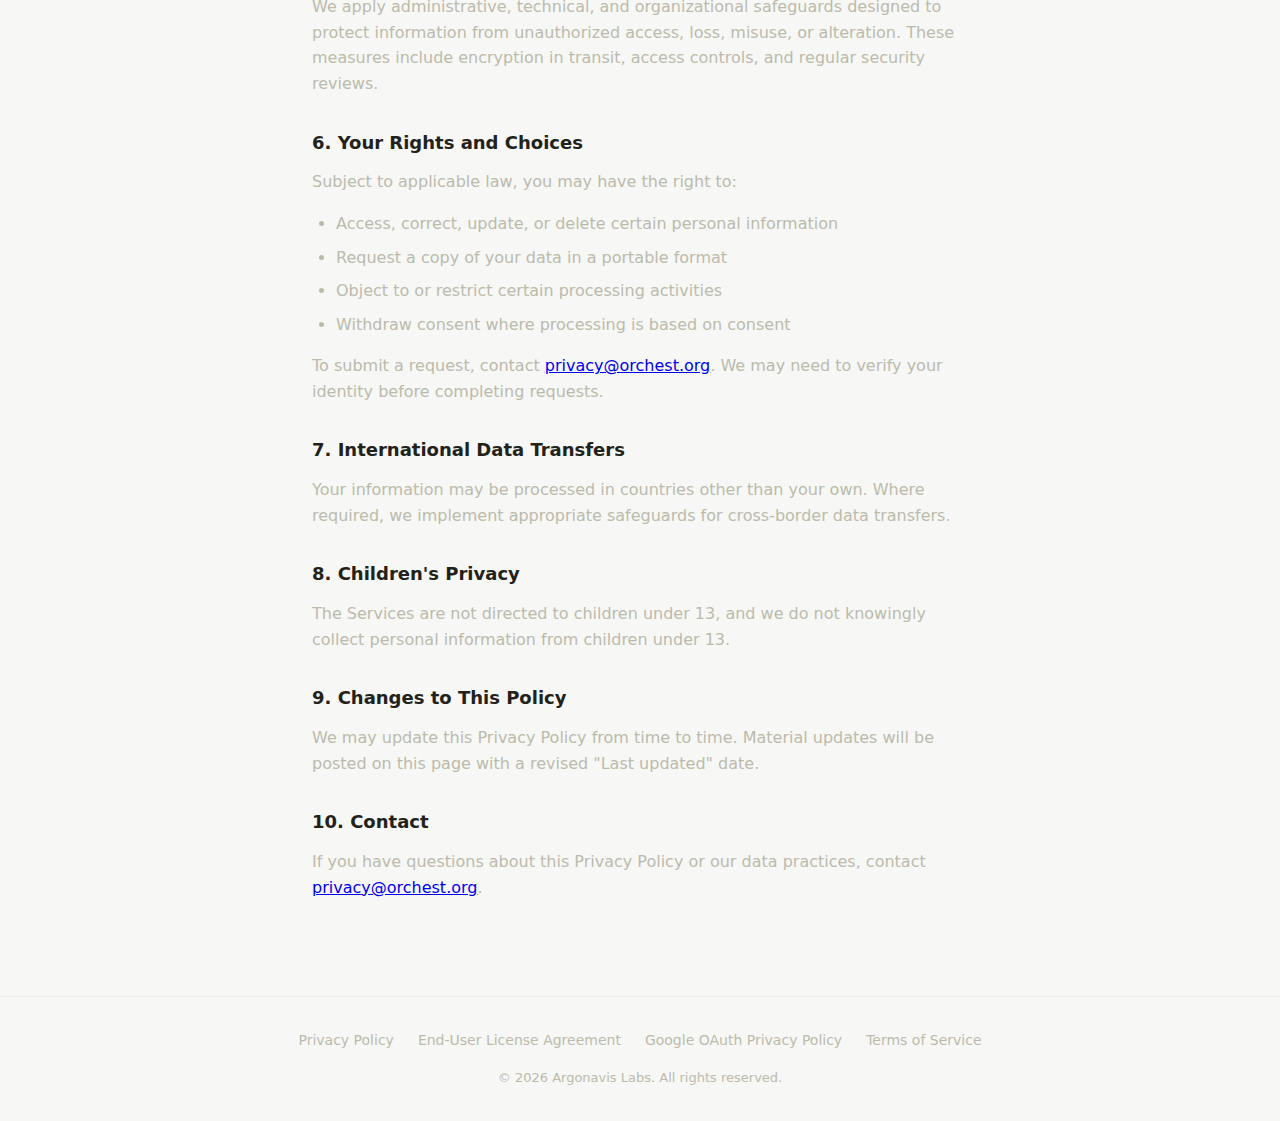
<file: privacy.html>
<!DOCTYPE html>
<html lang="en">
<head>
  <meta charset="UTF-8">
  <meta name="viewport" content="width=device-width, initial-scale=1.0">
  <title>Privacy Policy - Orchestrator</title>
  <meta name="description" content="Privacy Policy for Orchestrator">
  <link rel="stylesheet" href="styles.css">
  <link rel="icon" type="image/png" href="assets/logo.png">
</head>
<body>
  <header>
    <a href="index.html" style="display: flex; align-items: center; gap: 12px; text-decoration: none; color: inherit;">
      <img src="assets/logo.png" alt="Orchestrator" class="logo">
      <span class="wordmark">Orchestrator</span>
    </a>
  </header>

  <div class="legal-content">
    <h1>Privacy Policy</h1>
    <p class="updated">Last updated: February 27, 2026</p>

    <p>This Privacy Policy explains how Argonavis Labs ("we", "us", or "our") collects, uses, discloses, and protects information when you use our website, software, and related services (collectively, the "Services").</p>

    <h2>1. Information We Collect</h2>
    <p>Depending on how you use the Services, we may collect:</p>
    <ul>
      <li><strong>Account and contact information:</strong> name, email address, and basic account details</li>
      <li><strong>Service and business data:</strong> records and content you choose to create, connect, or process through the Services</li>
      <li><strong>Technical and usage data:</strong> log data, device details, app version, diagnostics, and crash reports</li>
      <li><strong>Support data:</strong> information you share when contacting support, including troubleshooting details</li>
    </ul>

    <h2>2. How We Use Information</h2>
    <p>We use information to:</p>
    <ul>
      <li>Provide, operate, secure, and maintain the Services</li>
      <li>Authenticate users and manage access permissions</li>
      <li>Process requests and actions you initiate through the Services</li>
      <li>Monitor performance, troubleshoot errors, and improve reliability</li>
      <li>Communicate service-related notices, policy updates, and support responses</li>
      <li>Comply with legal obligations and enforce our terms</li>
    </ul>

    <h2>3. How We Share Information</h2>
    <p>We do not sell personal information. We may share information only in the following situations:</p>
    <ul>
      <li><strong>Service providers:</strong> with trusted vendors who process data on our behalf under contractual confidentiality and security obligations</li>
      <li><strong>Legal requirements:</strong> when required by law, regulation, subpoena, court order, or government request</li>
      <li><strong>Business transfers:</strong> in connection with a merger, financing, acquisition, reorganization, or sale of assets</li>
      <li><strong>With your direction:</strong> when you request or authorize data sharing or data export</li>
    </ul>

    <h2>4. Data Retention</h2>
    <p>We retain information only for as long as necessary to provide the Services, satisfy legal or accounting obligations, resolve disputes, and enforce agreements. Retention periods may vary based on data type and legal requirements.</p>

    <h2>5. Security</h2>
    <p>We apply administrative, technical, and organizational safeguards designed to protect information from unauthorized access, loss, misuse, or alteration. These measures include encryption in transit, access controls, and regular security reviews.</p>

    <h2>6. Your Rights and Choices</h2>
    <p>Subject to applicable law, you may have the right to:</p>
    <ul>
      <li>Access, correct, update, or delete certain personal information</li>
      <li>Request a copy of your data in a portable format</li>
      <li>Object to or restrict certain processing activities</li>
      <li>Withdraw consent where processing is based on consent</li>
    </ul>
    <p>To submit a request, contact <a href="mailto:privacy@orchest.org">privacy@orchest.org</a>. We may need to verify your identity before completing requests.</p>

    <h2>7. International Data Transfers</h2>
    <p>Your information may be processed in countries other than your own. Where required, we implement appropriate safeguards for cross-border data transfers.</p>

    <h2>8. Children's Privacy</h2>
    <p>The Services are not directed to children under 13, and we do not knowingly collect personal information from children under 13.</p>

    <h2>9. Changes to This Policy</h2>
    <p>We may update this Privacy Policy from time to time. Material updates will be posted on this page with a revised "Last updated" date.</p>

    <h2>10. Contact</h2>
    <p>If you have questions about this Privacy Policy or our data practices, contact <a href="mailto:privacy@orchest.org">privacy@orchest.org</a>.</p>
  </div>

  <footer>
    <nav class="footer-links">
      <a href="privacy.html">Privacy Policy</a>
      <a href="eula.html">End-User License Agreement</a>
      <a href="google-privacy-policy.html">Google OAuth Privacy Policy</a>
      <a href="terms.html">Terms of Service</a>
    </nav>
    <p class="copyright">&copy; 2026 Argonavis Labs. All rights reserved.</p>
  </footer>
</body>
</html>
</file>
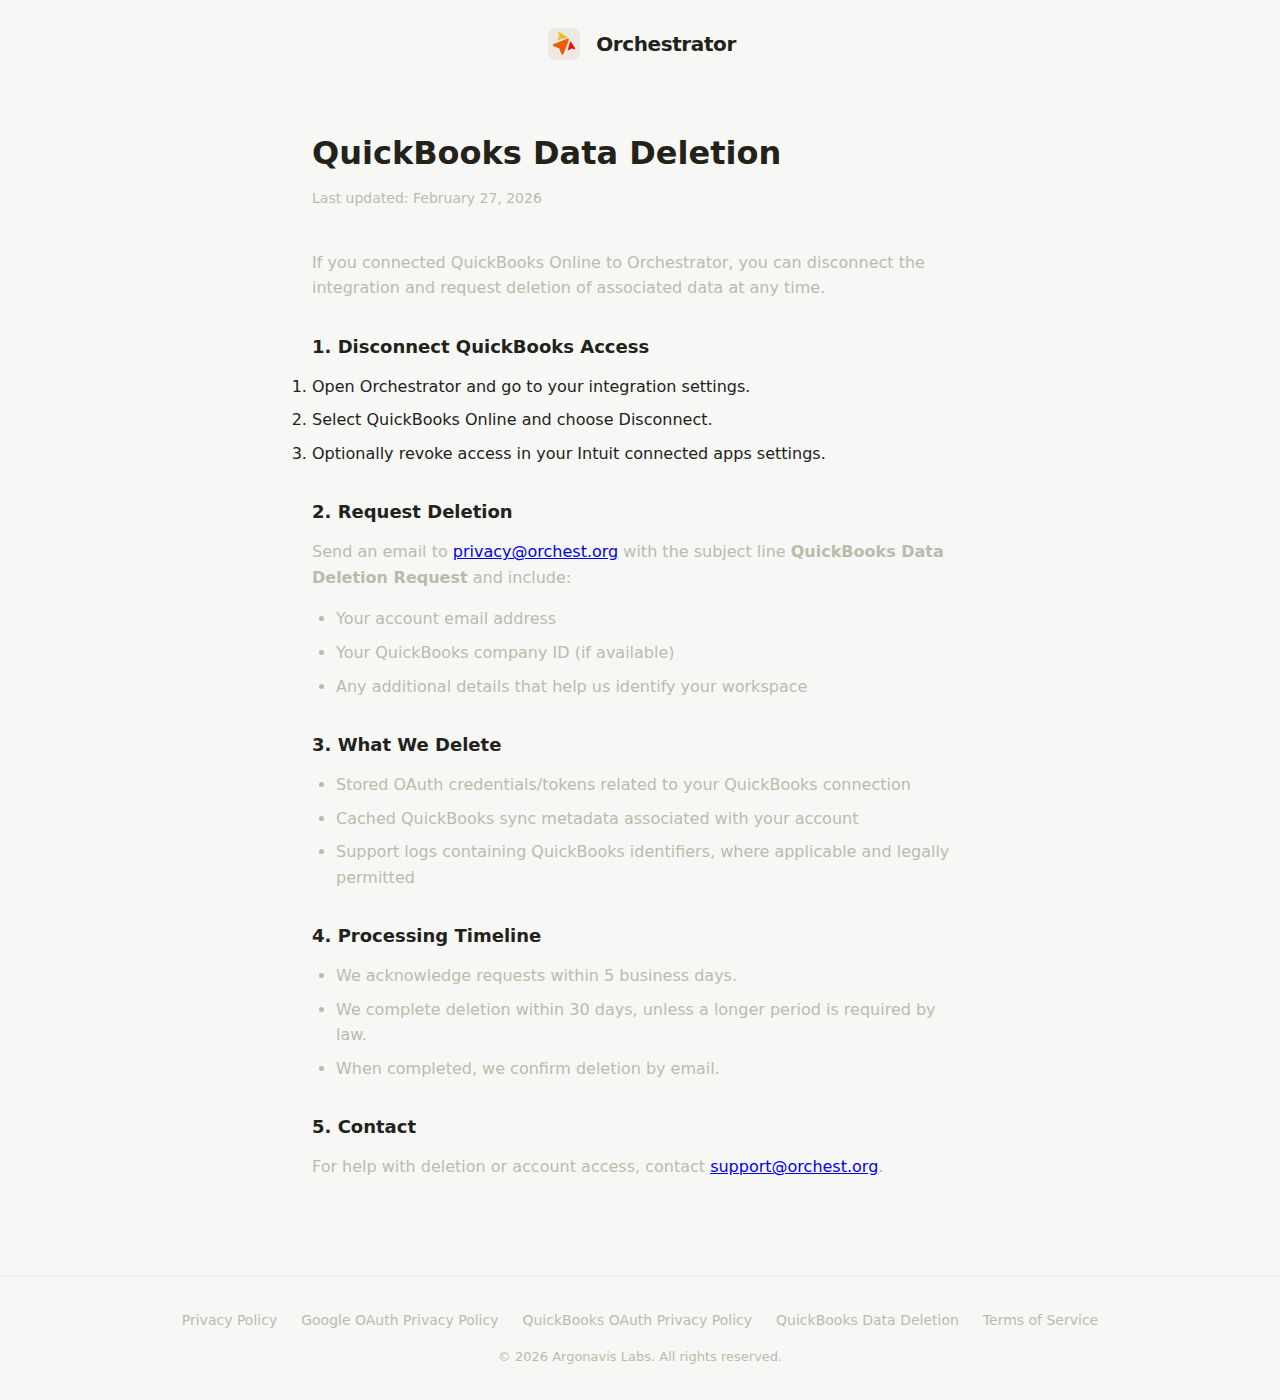
<file: quickbooks-data-deletion.html>
<!DOCTYPE html>
<html lang="en">
<head>
  <meta charset="UTF-8">
  <meta name="viewport" content="width=device-width, initial-scale=1.0">
  <title>QuickBooks Data Deletion - Orchestrator</title>
  <meta name="description" content="How to request QuickBooks data deletion for Orchestrator">
  <link rel="stylesheet" href="styles.css">
  <link rel="icon" type="image/png" href="assets/logo.png">
</head>
<body>
  <header>
    <a href="index.html" style="display: flex; align-items: center; gap: 12px; text-decoration: none; color: inherit;">
      <img src="assets/logo.png" alt="Orchestrator" class="logo">
      <span class="wordmark">Orchestrator</span>
    </a>
  </header>

  <div class="legal-content">
    <h1>QuickBooks Data Deletion</h1>
    <p class="updated">Last updated: February 27, 2026</p>

    <p>If you connected QuickBooks Online to Orchestrator, you can disconnect the integration and request deletion of associated data at any time.</p>

    <h2>1. Disconnect QuickBooks Access</h2>
    <ol>
      <li>Open Orchestrator and go to your integration settings.</li>
      <li>Select QuickBooks Online and choose Disconnect.</li>
      <li>Optionally revoke access in your Intuit connected apps settings.</li>
    </ol>

    <h2>2. Request Deletion</h2>
    <p>Send an email to <a href="mailto:privacy@orchest.org">privacy@orchest.org</a> with the subject line <strong>QuickBooks Data Deletion Request</strong> and include:</p>
    <ul>
      <li>Your account email address</li>
      <li>Your QuickBooks company ID (if available)</li>
      <li>Any additional details that help us identify your workspace</li>
    </ul>

    <h2>3. What We Delete</h2>
    <ul>
      <li>Stored OAuth credentials/tokens related to your QuickBooks connection</li>
      <li>Cached QuickBooks sync metadata associated with your account</li>
      <li>Support logs containing QuickBooks identifiers, where applicable and legally permitted</li>
    </ul>

    <h2>4. Processing Timeline</h2>
    <ul>
      <li>We acknowledge requests within 5 business days.</li>
      <li>We complete deletion within 30 days, unless a longer period is required by law.</li>
      <li>When completed, we confirm deletion by email.</li>
    </ul>

    <h2>5. Contact</h2>
    <p>For help with deletion or account access, contact <a href="mailto:support@orchest.org">support@orchest.org</a>.</p>
  </div>

  <footer>
    <nav class="footer-links">
      <a href="privacy.html">Privacy Policy</a>
      <a href="google-privacy-policy.html">Google OAuth Privacy Policy</a>
      <a href="quickbooks-privacy-policy.html">QuickBooks OAuth Privacy Policy</a>
      <a href="quickbooks-data-deletion.html">QuickBooks Data Deletion</a>
      <a href="terms.html">Terms of Service</a>
    </nav>
    <p class="copyright">&copy; 2026 Argonavis Labs. All rights reserved.</p>
  </footer>
</body>
</html>
</file>
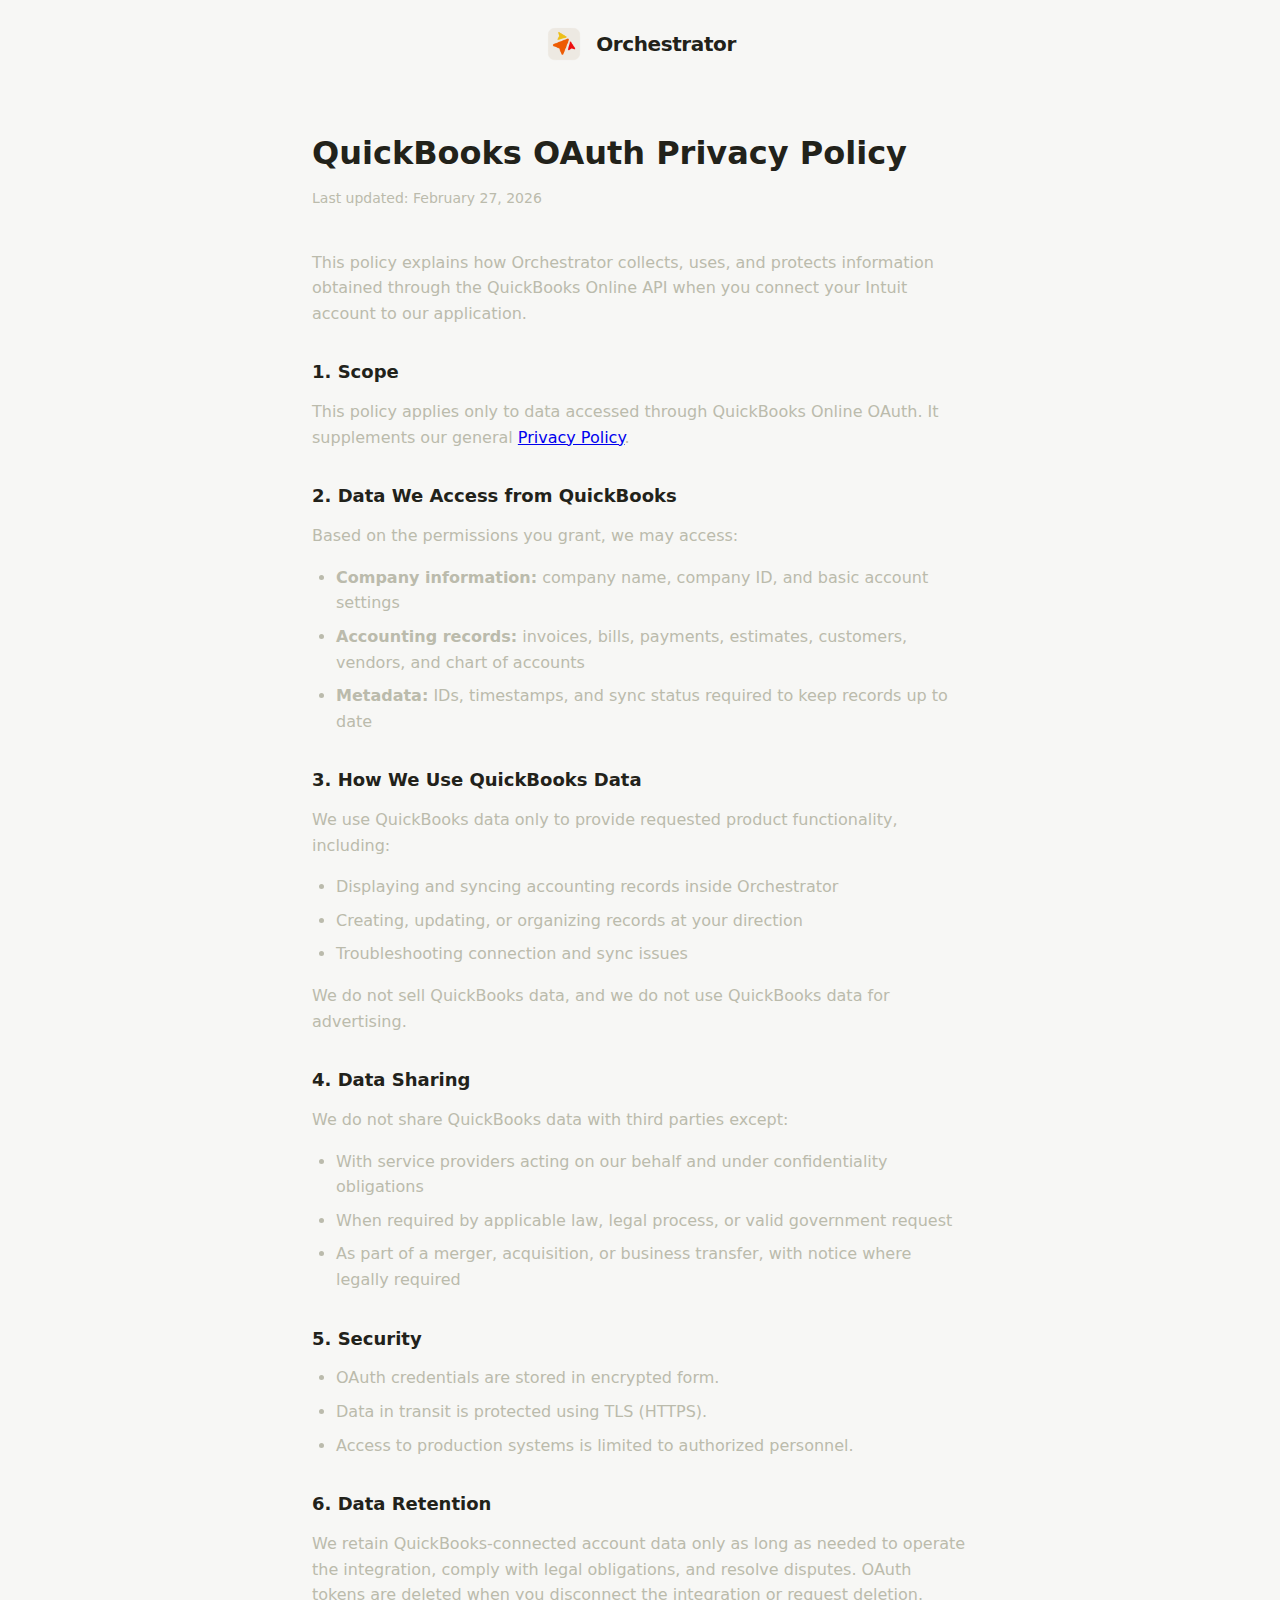
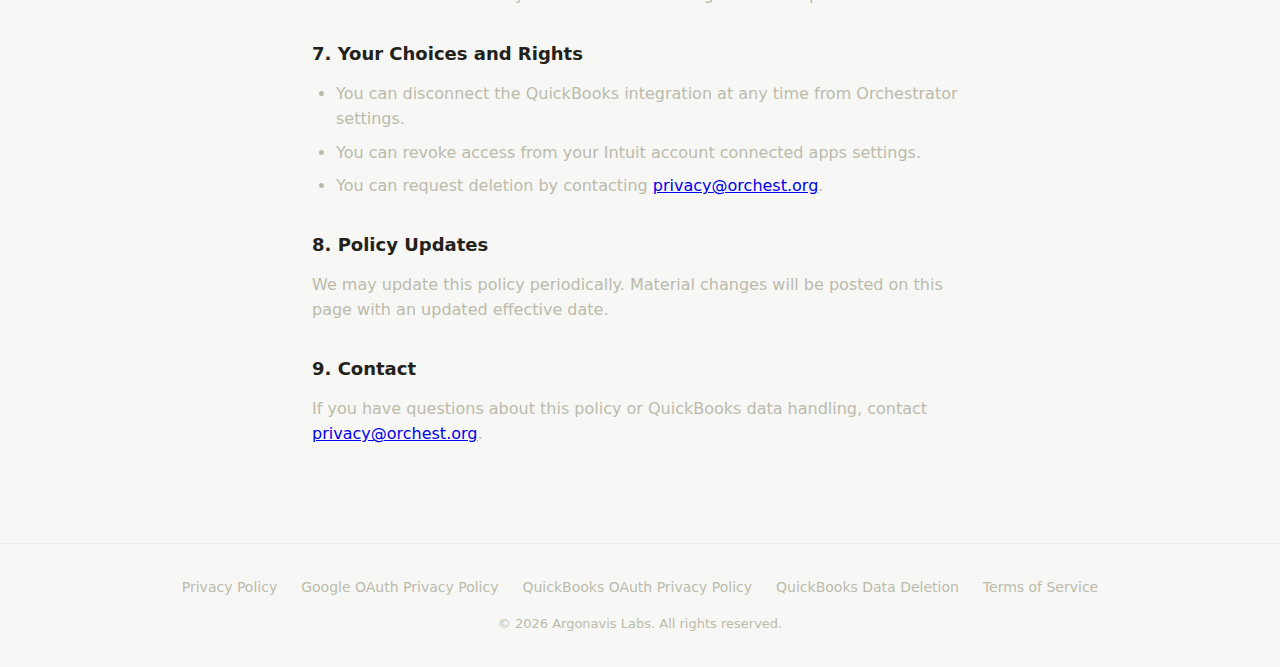
<file: quickbooks-privacy-policy.html>
<!DOCTYPE html>
<html lang="en">
<head>
  <meta charset="UTF-8">
  <meta name="viewport" content="width=device-width, initial-scale=1.0">
  <title>QuickBooks OAuth Privacy Policy - Orchestrator</title>
  <meta name="description" content="QuickBooks OAuth Privacy Policy for Orchestrator">
  <link rel="stylesheet" href="styles.css">
  <link rel="icon" type="image/png" href="assets/logo.png">
</head>
<body>
  <header>
    <a href="index.html" style="display: flex; align-items: center; gap: 12px; text-decoration: none; color: inherit;">
      <img src="assets/logo.png" alt="Orchestrator" class="logo">
      <span class="wordmark">Orchestrator</span>
    </a>
  </header>

  <div class="legal-content">
    <h1>QuickBooks OAuth Privacy Policy</h1>
    <p class="updated">Last updated: February 27, 2026</p>

    <p>This policy explains how Orchestrator collects, uses, and protects information obtained through the QuickBooks Online API when you connect your Intuit account to our application.</p>

    <h2>1. Scope</h2>
    <p>This policy applies only to data accessed through QuickBooks Online OAuth. It supplements our general <a href="privacy.html">Privacy Policy</a>.</p>

    <h2>2. Data We Access from QuickBooks</h2>
    <p>Based on the permissions you grant, we may access:</p>
    <ul>
      <li><strong>Company information:</strong> company name, company ID, and basic account settings</li>
      <li><strong>Accounting records:</strong> invoices, bills, payments, estimates, customers, vendors, and chart of accounts</li>
      <li><strong>Metadata:</strong> IDs, timestamps, and sync status required to keep records up to date</li>
    </ul>

    <h2>3. How We Use QuickBooks Data</h2>
    <p>We use QuickBooks data only to provide requested product functionality, including:</p>
    <ul>
      <li>Displaying and syncing accounting records inside Orchestrator</li>
      <li>Creating, updating, or organizing records at your direction</li>
      <li>Troubleshooting connection and sync issues</li>
    </ul>
    <p>We do not sell QuickBooks data, and we do not use QuickBooks data for advertising.</p>

    <h2>4. Data Sharing</h2>
    <p>We do not share QuickBooks data with third parties except:</p>
    <ul>
      <li>With service providers acting on our behalf and under confidentiality obligations</li>
      <li>When required by applicable law, legal process, or valid government request</li>
      <li>As part of a merger, acquisition, or business transfer, with notice where legally required</li>
    </ul>

    <h2>5. Security</h2>
    <ul>
      <li>OAuth credentials are stored in encrypted form.</li>
      <li>Data in transit is protected using TLS (HTTPS).</li>
      <li>Access to production systems is limited to authorized personnel.</li>
    </ul>

    <h2>6. Data Retention</h2>
    <p>We retain QuickBooks-connected account data only as long as needed to operate the integration, comply with legal obligations, and resolve disputes. OAuth tokens are deleted when you disconnect the integration or request deletion.</p>

    <h2>7. Your Choices and Rights</h2>
    <ul>
      <li>You can disconnect the QuickBooks integration at any time from Orchestrator settings.</li>
      <li>You can revoke access from your Intuit account connected apps settings.</li>
      <li>You can request deletion by contacting <a href="mailto:privacy@orchest.org">privacy@orchest.org</a>.</li>
    </ul>

    <h2>8. Policy Updates</h2>
    <p>We may update this policy periodically. Material changes will be posted on this page with an updated effective date.</p>

    <h2>9. Contact</h2>
    <p>If you have questions about this policy or QuickBooks data handling, contact <a href="mailto:privacy@orchest.org">privacy@orchest.org</a>.</p>
  </div>

  <footer>
    <nav class="footer-links">
      <a href="privacy.html">Privacy Policy</a>
      <a href="google-privacy-policy.html">Google OAuth Privacy Policy</a>
      <a href="quickbooks-privacy-policy.html">QuickBooks OAuth Privacy Policy</a>
      <a href="quickbooks-data-deletion.html">QuickBooks Data Deletion</a>
      <a href="terms.html">Terms of Service</a>
    </nav>
    <p class="copyright">&copy; 2026 Argonavis Labs. All rights reserved.</p>
  </footer>
</body>
</html>
</file>
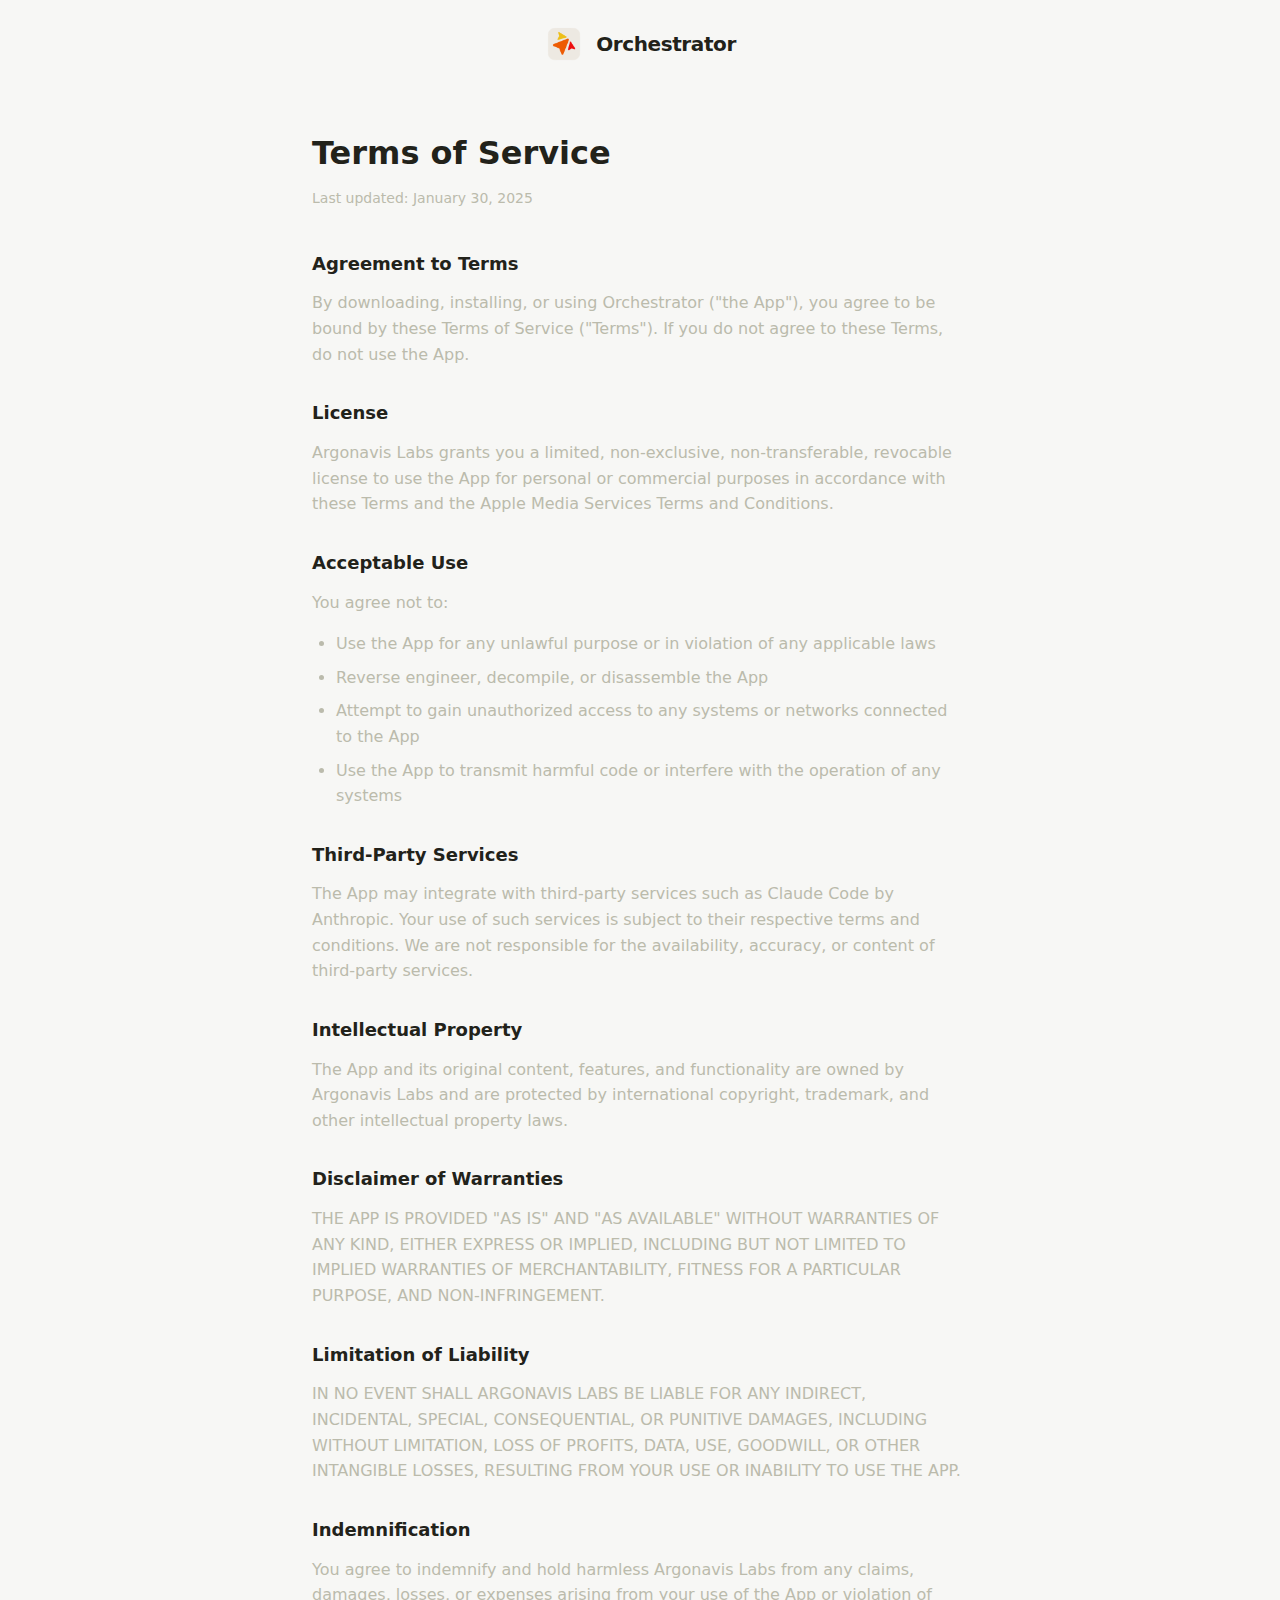
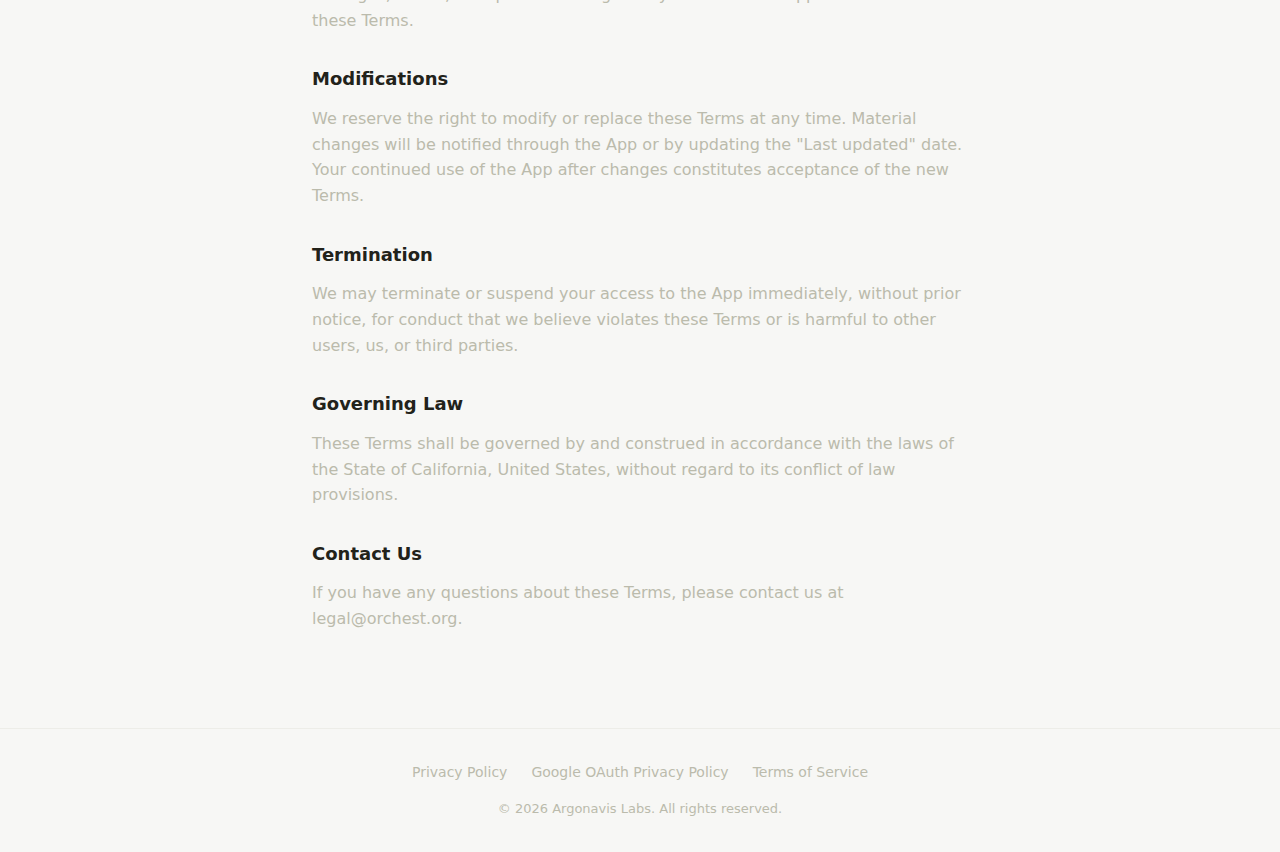
<file: terms.html>
<!DOCTYPE html>
<html lang="en">
<head>
  <meta charset="UTF-8">
  <meta name="viewport" content="width=device-width, initial-scale=1.0">
  <title>Terms of Service - Orchestrator</title>
  <meta name="description" content="Terms of Service for Orchestrator">
  <link rel="stylesheet" href="styles.css">
  <link rel="icon" type="image/png" href="assets/logo.png">
</head>
<body>
  <header>
    <a href="index.html" style="display: flex; align-items: center; gap: 12px; text-decoration: none; color: inherit;">
      <img src="assets/logo.png" alt="Orchestrator" class="logo">
      <span class="wordmark">Orchestrator</span>
    </a>
  </header>

  <div class="legal-content">
    <h1>Terms of Service</h1>
    <p class="updated">Last updated: January 30, 2025</p>

    <h2>Agreement to Terms</h2>
    <p>By downloading, installing, or using Orchestrator ("the App"), you agree to be bound by these Terms of Service ("Terms"). If you do not agree to these Terms, do not use the App.</p>

    <h2>License</h2>
    <p>Argonavis Labs grants you a limited, non-exclusive, non-transferable, revocable license to use the App for personal or commercial purposes in accordance with these Terms and the Apple Media Services Terms and Conditions.</p>

    <h2>Acceptable Use</h2>
    <p>You agree not to:</p>
    <ul>
      <li>Use the App for any unlawful purpose or in violation of any applicable laws</li>
      <li>Reverse engineer, decompile, or disassemble the App</li>
      <li>Attempt to gain unauthorized access to any systems or networks connected to the App</li>
      <li>Use the App to transmit harmful code or interfere with the operation of any systems</li>
    </ul>

    <h2>Third-Party Services</h2>
    <p>The App may integrate with third-party services such as Claude Code by Anthropic. Your use of such services is subject to their respective terms and conditions. We are not responsible for the availability, accuracy, or content of third-party services.</p>

    <h2>Intellectual Property</h2>
    <p>The App and its original content, features, and functionality are owned by Argonavis Labs and are protected by international copyright, trademark, and other intellectual property laws.</p>

    <h2>Disclaimer of Warranties</h2>
    <p>THE APP IS PROVIDED "AS IS" AND "AS AVAILABLE" WITHOUT WARRANTIES OF ANY KIND, EITHER EXPRESS OR IMPLIED, INCLUDING BUT NOT LIMITED TO IMPLIED WARRANTIES OF MERCHANTABILITY, FITNESS FOR A PARTICULAR PURPOSE, AND NON-INFRINGEMENT.</p>

    <h2>Limitation of Liability</h2>
    <p>IN NO EVENT SHALL ARGONAVIS LABS BE LIABLE FOR ANY INDIRECT, INCIDENTAL, SPECIAL, CONSEQUENTIAL, OR PUNITIVE DAMAGES, INCLUDING WITHOUT LIMITATION, LOSS OF PROFITS, DATA, USE, GOODWILL, OR OTHER INTANGIBLE LOSSES, RESULTING FROM YOUR USE OR INABILITY TO USE THE APP.</p>

    <h2>Indemnification</h2>
    <p>You agree to indemnify and hold harmless Argonavis Labs from any claims, damages, losses, or expenses arising from your use of the App or violation of these Terms.</p>

    <h2>Modifications</h2>
    <p>We reserve the right to modify or replace these Terms at any time. Material changes will be notified through the App or by updating the "Last updated" date. Your continued use of the App after changes constitutes acceptance of the new Terms.</p>

    <h2>Termination</h2>
    <p>We may terminate or suspend your access to the App immediately, without prior notice, for conduct that we believe violates these Terms or is harmful to other users, us, or third parties.</p>

    <h2>Governing Law</h2>
    <p>These Terms shall be governed by and construed in accordance with the laws of the State of California, United States, without regard to its conflict of law provisions.</p>

    <h2>Contact Us</h2>
    <p>If you have any questions about these Terms, please contact us at legal@orchest.org.</p>
  </div>

  <footer>
    <nav class="footer-links">
      <a href="privacy.html">Privacy Policy</a>
      <a href="google-privacy-policy.html">Google OAuth Privacy Policy</a>
      <a href="terms.html">Terms of Service</a>
    </nav>
    <p class="copyright">&copy; 2026 Argonavis Labs. All rights reserved.</p>
  </footer>
</body>
</html>
</file>
<file: assets/index-DXNZ9l5q.css>
@import"https://fonts.googleapis.com/css2?family=Inter:wght@400;500;600;700&family=Plus+Jakarta+Sans:wght@500;600;700;800&display=swap";*,:before,:after{--tw-border-spacing-x: 0;--tw-border-spacing-y: 0;--tw-translate-x: 0;--tw-translate-y: 0;--tw-rotate: 0;--tw-skew-x: 0;--tw-skew-y: 0;--tw-scale-x: 1;--tw-scale-y: 1;--tw-pan-x: ;--tw-pan-y: ;--tw-pinch-zoom: ;--tw-scroll-snap-strictness: proximity;--tw-gradient-from-position: ;--tw-gradient-via-position: ;--tw-gradient-to-position: ;--tw-ordinal: ;--tw-slashed-zero: ;--tw-numeric-figure: ;--tw-numeric-spacing: ;--tw-numeric-fraction: ;--tw-ring-inset: ;--tw-ring-offset-width: 0px;--tw-ring-offset-color: #fff;--tw-ring-color: rgb(59 130 246 / .5);--tw-ring-offset-shadow: 0 0 #0000;--tw-ring-shadow: 0 0 #0000;--tw-shadow: 0 0 #0000;--tw-shadow-colored: 0 0 #0000;--tw-blur: ;--tw-brightness: ;--tw-contrast: ;--tw-grayscale: ;--tw-hue-rotate: ;--tw-invert: ;--tw-saturate: ;--tw-sepia: ;--tw-drop-shadow: ;--tw-backdrop-blur: ;--tw-backdrop-brightness: ;--tw-backdrop-contrast: ;--tw-backdrop-grayscale: ;--tw-backdrop-hue-rotate: ;--tw-backdrop-invert: ;--tw-backdrop-opacity: ;--tw-backdrop-saturate: ;--tw-backdrop-sepia: ;--tw-contain-size: ;--tw-contain-layout: ;--tw-contain-paint: ;--tw-contain-style: }::backdrop{--tw-border-spacing-x: 0;--tw-border-spacing-y: 0;--tw-translate-x: 0;--tw-translate-y: 0;--tw-rotate: 0;--tw-skew-x: 0;--tw-skew-y: 0;--tw-scale-x: 1;--tw-scale-y: 1;--tw-pan-x: ;--tw-pan-y: ;--tw-pinch-zoom: ;--tw-scroll-snap-strictness: proximity;--tw-gradient-from-position: ;--tw-gradient-via-position: ;--tw-gradient-to-position: ;--tw-ordinal: ;--tw-slashed-zero: ;--tw-numeric-figure: ;--tw-numeric-spacing: ;--tw-numeric-fraction: ;--tw-ring-inset: ;--tw-ring-offset-width: 0px;--tw-ring-offset-color: #fff;--tw-ring-color: rgb(59 130 246 / .5);--tw-ring-offset-shadow: 0 0 #0000;--tw-ring-shadow: 0 0 #0000;--tw-shadow: 0 0 #0000;--tw-shadow-colored: 0 0 #0000;--tw-blur: ;--tw-brightness: ;--tw-contrast: ;--tw-grayscale: ;--tw-hue-rotate: ;--tw-invert: ;--tw-saturate: ;--tw-sepia: ;--tw-drop-shadow: ;--tw-backdrop-blur: ;--tw-backdrop-brightness: ;--tw-backdrop-contrast: ;--tw-backdrop-grayscale: ;--tw-backdrop-hue-rotate: ;--tw-backdrop-invert: ;--tw-backdrop-opacity: ;--tw-backdrop-saturate: ;--tw-backdrop-sepia: ;--tw-contain-size: ;--tw-contain-layout: ;--tw-contain-paint: ;--tw-contain-style: }*,:before,:after{box-sizing:border-box;border-width:0;border-style:solid;border-color:#e5e7eb}:before,:after{--tw-content: ""}html,:host{line-height:1.5;-webkit-text-size-adjust:100%;-moz-tab-size:4;-o-tab-size:4;tab-size:4;font-family:ui-sans-serif,system-ui,sans-serif,"Apple Color Emoji","Segoe UI Emoji",Segoe UI Symbol,"Noto Color Emoji";font-feature-settings:normal;font-variation-settings:normal;-webkit-tap-highlight-color:transparent}body{margin:0;line-height:inherit}hr{height:0;color:inherit;border-top-width:1px}abbr:where([title]){-webkit-text-decoration:underline dotted;text-decoration:underline dotted}h1,h2,h3,h4,h5,h6{font-size:inherit;font-weight:inherit}a{color:inherit;text-decoration:inherit}b,strong{font-weight:bolder}code,kbd,samp,pre{font-family:ui-monospace,SFMono-Regular,Menlo,Monaco,Consolas,Liberation Mono,Courier New,monospace;font-feature-settings:normal;font-variation-settings:normal;font-size:1em}small{font-size:80%}sub,sup{font-size:75%;line-height:0;position:relative;vertical-align:baseline}sub{bottom:-.25em}sup{top:-.5em}table{text-indent:0;border-color:inherit;border-collapse:collapse}button,input,optgroup,select,textarea{font-family:inherit;font-feature-settings:inherit;font-variation-settings:inherit;font-size:100%;font-weight:inherit;line-height:inherit;letter-spacing:inherit;color:inherit;margin:0;padding:0}button,select{text-transform:none}button,input:where([type=button]),input:where([type=reset]),input:where([type=submit]){-webkit-appearance:button;background-color:transparent;background-image:none}:-moz-focusring{outline:auto}:-moz-ui-invalid{box-shadow:none}progress{vertical-align:baseline}::-webkit-inner-spin-button,::-webkit-outer-spin-button{height:auto}[type=search]{-webkit-appearance:textfield;outline-offset:-2px}::-webkit-search-decoration{-webkit-appearance:none}::-webkit-file-upload-button{-webkit-appearance:button;font:inherit}summary{display:list-item}blockquote,dl,dd,h1,h2,h3,h4,h5,h6,hr,figure,p,pre{margin:0}fieldset{margin:0;padding:0}legend{padding:0}ol,ul,menu{list-style:none;margin:0;padding:0}dialog{padding:0}textarea{resize:vertical}input::-moz-placeholder,textarea::-moz-placeholder{opacity:1;color:#9ca3af}input::placeholder,textarea::placeholder{opacity:1;color:#9ca3af}button,[role=button]{cursor:pointer}:disabled{cursor:default}img,svg,video,canvas,audio,iframe,embed,object{display:block;vertical-align:middle}img,video{max-width:100%;height:auto}[hidden]:where(:not([hidden=until-found])){display:none}.pointer-events-none{pointer-events:none}.visible{visibility:visible}.fixed{position:fixed}.absolute{position:absolute}.relative{position:relative}.inset-0{top:0;right:0;bottom:0;left:0}.inset-y-0{top:0;bottom:0}.-left-3{left:-.75rem}.-left-4{left:-1rem}.-left-8{left:-2rem}.-right-4{right:-1rem}.-top-3{top:-.75rem}.bottom-0{bottom:0}.bottom-32{bottom:8rem}.left-0{left:0}.left-1\/2{left:50%}.left-4{left:1rem}.left-\[16\%\]{left:16%}.left-\[20\%\]{left:20%}.right-0{right:0}.right-2{right:.5rem}.right-\[16\%\]{right:16%}.right-\[20\%\]{right:20%}.top-0{top:0}.top-1\/2{top:50%}.top-12{top:3rem}.top-32{top:8rem}.top-64{top:16rem}.top-\[10\%\]{top:10%}.top-\[30\%\]{top:30%}.-z-10{z-index:-10}.z-10{z-index:10}.z-20{z-index:20}.z-50{z-index:50}.z-\[2000\]{z-index:2000}.mx-auto{margin-left:auto;margin-right:auto}.-ml-2{margin-left:-.5rem}.mb-10{margin-bottom:2.5rem}.mb-12{margin-bottom:3rem}.mb-16{margin-bottom:4rem}.mb-20{margin-bottom:5rem}.mb-24{margin-bottom:6rem}.mb-3{margin-bottom:.75rem}.mb-6{margin-bottom:1.5rem}.mb-8{margin-bottom:2rem}.mt-0\.5{margin-top:.125rem}.mt-1{margin-top:.25rem}.mt-12{margin-top:3rem}.mt-6{margin-top:1.5rem}.mt-8{margin-top:2rem}.block{display:block}.inline-block{display:inline-block}.flex{display:flex}.inline-flex{display:inline-flex}.grid{display:grid}.hidden{display:none}.h-10{height:2.5rem}.h-12{height:3rem}.h-14{height:3.5rem}.h-2{height:.5rem}.h-24{height:6rem}.h-3{height:.75rem}.h-3\.5{height:.875rem}.h-4{height:1rem}.h-5{height:1.25rem}.h-6{height:1.5rem}.h-64{height:16rem}.h-7{height:1.75rem}.h-8{height:2rem}.h-\[1px\]{height:1px}.h-\[2px\]{height:2px}.h-\[300px\]{height:300px}.h-\[400px\]{height:400px}.h-\[500px\]{height:500px}.min-h-screen{min-height:100vh}.w-0{width:0px}.w-10{width:2.5rem}.w-12{width:3rem}.w-16{width:4rem}.w-2{width:.5rem}.w-24{width:6rem}.w-3{width:.75rem}.w-3\.5{width:.875rem}.w-4{width:1rem}.w-5{width:1.25rem}.w-6{width:1.5rem}.w-64{width:16rem}.w-7{width:1.75rem}.w-8{width:2rem}.w-\[1000px\]{width:1000px}.w-\[400px\]{width:400px}.w-\[500px\]{width:500px}.w-\[600px\]{width:600px}.w-full{width:100%}.max-w-2xl{max-width:42rem}.max-w-3xl{max-width:48rem}.max-w-4xl{max-width:56rem}.max-w-5xl{max-width:64rem}.max-w-6xl{max-width:72rem}.max-w-7xl{max-width:80rem}.max-w-xs{max-width:20rem}.flex-1{flex:1 1 0%}.flex-shrink-0{flex-shrink:0}.-translate-x-1\/2{--tw-translate-x: -50%;transform:translate(var(--tw-translate-x),var(--tw-translate-y)) rotate(var(--tw-rotate)) skew(var(--tw-skew-x)) skewY(var(--tw-skew-y)) scaleX(var(--tw-scale-x)) scaleY(var(--tw-scale-y))}.-translate-y-1\/2{--tw-translate-y: -50%;transform:translate(var(--tw-translate-x),var(--tw-translate-y)) rotate(var(--tw-rotate)) skew(var(--tw-skew-x)) skewY(var(--tw-skew-y)) scaleX(var(--tw-scale-x)) scaleY(var(--tw-scale-y))}.translate-x-1\/2{--tw-translate-x: 50%;transform:translate(var(--tw-translate-x),var(--tw-translate-y)) rotate(var(--tw-rotate)) skew(var(--tw-skew-x)) skewY(var(--tw-skew-y)) scaleX(var(--tw-scale-x)) scaleY(var(--tw-scale-y))}.translate-y-1\/2{--tw-translate-y: 50%;transform:translate(var(--tw-translate-x),var(--tw-translate-y)) rotate(var(--tw-rotate)) skew(var(--tw-skew-x)) skewY(var(--tw-skew-y)) scaleX(var(--tw-scale-x)) scaleY(var(--tw-scale-y))}@keyframes pulse{50%{opacity:.5}}.animate-pulse{animation:pulse 2s cubic-bezier(.4,0,.6,1) infinite}.cursor-pointer{cursor:pointer}.resize{resize:both}.flex-col{flex-direction:column}.items-start{align-items:flex-start}.items-center{align-items:center}.justify-center{justify-content:center}.justify-between{justify-content:space-between}.gap-1\.5{gap:.375rem}.gap-12{gap:3rem}.gap-2{gap:.5rem}.gap-3{gap:.75rem}.gap-4{gap:1rem}.gap-6{gap:1.5rem}.gap-8{gap:2rem}.space-y-1>:not([hidden])~:not([hidden]){--tw-space-y-reverse: 0;margin-top:calc(.25rem * calc(1 - var(--tw-space-y-reverse)));margin-bottom:calc(.25rem * var(--tw-space-y-reverse))}.space-y-3>:not([hidden])~:not([hidden]){--tw-space-y-reverse: 0;margin-top:calc(.75rem * calc(1 - var(--tw-space-y-reverse)));margin-bottom:calc(.75rem * var(--tw-space-y-reverse))}.space-y-4>:not([hidden])~:not([hidden]){--tw-space-y-reverse: 0;margin-top:calc(1rem * calc(1 - var(--tw-space-y-reverse)));margin-bottom:calc(1rem * var(--tw-space-y-reverse))}.space-y-8>:not([hidden])~:not([hidden]){--tw-space-y-reverse: 0;margin-top:calc(2rem * calc(1 - var(--tw-space-y-reverse)));margin-bottom:calc(2rem * var(--tw-space-y-reverse))}.overflow-hidden{overflow:hidden}.overflow-y-auto{overflow-y:auto}.truncate{overflow:hidden;text-overflow:ellipsis;white-space:nowrap}.rounded{border-radius:.25rem}.rounded-2xl{border-radius:1rem}.rounded-3xl{border-radius:1.5rem}.rounded-\[2rem\]{border-radius:2rem}.rounded-\[3rem\]{border-radius:3rem}.rounded-full{border-radius:9999px}.rounded-lg{border-radius:.5rem}.rounded-md{border-radius:.375rem}.rounded-xl{border-radius:.75rem}.border{border-width:1px}.border-b{border-bottom-width:1px}.border-r{border-right-width:1px}.border-t{border-top-width:1px}.border-\[\#1AAB29\]{--tw-border-opacity: 1;border-color:rgb(26 171 41 / var(--tw-border-opacity, 1))}.border-\[\#22C55E\]\/20{border-color:#22c55e33}.border-\[\#4285F4\]\/30{border-color:#4285f44d}.border-\[\#DEA123\]{--tw-border-opacity: 1;border-color:rgb(222 161 35 / var(--tw-border-opacity, 1))}.border-\[\#E0443E\]{--tw-border-opacity: 1;border-color:rgb(224 68 62 / var(--tw-border-opacity, 1))}.border-\[\#E04B2C\]\/20{border-color:#e04b2c33}.border-\[\#E8751A\]\/20{border-color:#e8751a33}.border-\[\#E8751A\]\/30{border-color:#e8751a4d}.border-\[\#EA4335\]\/30{border-color:#ea43354d}.border-\[\#F5A623\]\/20{border-color:#f5a62333}.border-transparent{border-color:transparent}.border-white\/10{border-color:#ffffff1a}.border-white\/20{border-color:#fff3}.border-white\/5{border-color:#ffffff0d}.bg-\[\#0A0A08\]{--tw-bg-opacity: 1;background-color:rgb(10 10 8 / var(--tw-bg-opacity, 1))}.bg-\[\#0A0A08\]\/50{background-color:#0a0a0880}.bg-\[\#0A0A08\]\/60{background-color:#0a0a0899}.bg-\[\#1A1A18\]{--tw-bg-opacity: 1;background-color:rgb(26 26 24 / var(--tw-bg-opacity, 1))}.bg-\[\#1A1A18\]\/90{background-color:#1a1a18e6}.bg-\[\#22C55E\]\/10{background-color:#22c55e1a}.bg-\[\#27C93F\]{--tw-bg-opacity: 1;background-color:rgb(39 201 63 / var(--tw-bg-opacity, 1))}.bg-\[\#4285F4\]\/20{background-color:#4285f433}.bg-\[\#E04B2C\]\/10{background-color:#e04b2c1a}.bg-\[\#E8751A\]{--tw-bg-opacity: 1;background-color:rgb(232 117 26 / var(--tw-bg-opacity, 1))}.bg-\[\#E8751A\]\/10{background-color:#e8751a1a}.bg-\[\#E8751A\]\/20{background-color:#e8751a33}.bg-\[\#EA4335\]\/20{background-color:#ea433533}.bg-\[\#F5A623\]{--tw-bg-opacity: 1;background-color:rgb(245 166 35 / var(--tw-bg-opacity, 1))}.bg-\[\#F5A623\]\/10{background-color:#f5a6231a}.bg-\[\#FF5F56\]{--tw-bg-opacity: 1;background-color:rgb(255 95 86 / var(--tw-bg-opacity, 1))}.bg-\[\#FFBD2E\]{--tw-bg-opacity: 1;background-color:rgb(255 189 46 / var(--tw-bg-opacity, 1))}.bg-transparent{background-color:transparent}.bg-white\/10{background-color:#ffffff1a}.bg-white\/20{background-color:#fff3}.bg-white\/5{background-color:#ffffff0d}.bg-white\/\[0\.02\]{background-color:#ffffff05}.bg-gradient-to-b{background-image:linear-gradient(to bottom,var(--tw-gradient-stops))}.bg-gradient-to-br{background-image:linear-gradient(to bottom right,var(--tw-gradient-stops))}.bg-gradient-to-r{background-image:linear-gradient(to right,var(--tw-gradient-stops))}.bg-gradient-to-t{background-image:linear-gradient(to top,var(--tw-gradient-stops))}.from-\[\#0A0A08\]{--tw-gradient-from: #0A0A08 var(--tw-gradient-from-position);--tw-gradient-to: rgb(10 10 8 / 0) var(--tw-gradient-to-position);--tw-gradient-stops: var(--tw-gradient-from), var(--tw-gradient-to)}.from-\[\#E8751A\]{--tw-gradient-from: #E8751A var(--tw-gradient-from-position);--tw-gradient-to: rgb(232 117 26 / 0) var(--tw-gradient-to-position);--tw-gradient-stops: var(--tw-gradient-from), var(--tw-gradient-to)}.from-\[\#E8751A\]\/20{--tw-gradient-from: rgb(232 117 26 / .2) var(--tw-gradient-from-position);--tw-gradient-to: rgb(232 117 26 / 0) var(--tw-gradient-to-position);--tw-gradient-stops: var(--tw-gradient-from), var(--tw-gradient-to)}.from-gray-700{--tw-gradient-from: #374151 var(--tw-gradient-from-position);--tw-gradient-to: rgb(55 65 81 / 0) var(--tw-gradient-to-position);--tw-gradient-stops: var(--tw-gradient-from), var(--tw-gradient-to)}.from-transparent{--tw-gradient-from: transparent var(--tw-gradient-from-position);--tw-gradient-to: rgb(0 0 0 / 0) var(--tw-gradient-to-position);--tw-gradient-stops: var(--tw-gradient-from), var(--tw-gradient-to)}.from-white\/5{--tw-gradient-from: rgb(255 255 255 / .05) var(--tw-gradient-from-position);--tw-gradient-to: rgb(255 255 255 / 0) var(--tw-gradient-to-position);--tw-gradient-stops: var(--tw-gradient-from), var(--tw-gradient-to)}.via-\[\#0A0A08\]{--tw-gradient-to: rgb(10 10 8 / 0) var(--tw-gradient-to-position);--tw-gradient-stops: var(--tw-gradient-from), #0A0A08 var(--tw-gradient-via-position), var(--tw-gradient-to)}.via-\[\#F5A623\]{--tw-gradient-to: rgb(245 166 35 / 0) var(--tw-gradient-to-position);--tw-gradient-stops: var(--tw-gradient-from), #F5A623 var(--tw-gradient-via-position), var(--tw-gradient-to)}.via-\[\#F5A623\]\/20{--tw-gradient-to: rgb(245 166 35 / 0) var(--tw-gradient-to-position);--tw-gradient-stops: var(--tw-gradient-from), rgb(245 166 35 / .2) var(--tw-gradient-via-position), var(--tw-gradient-to)}.via-white\/20{--tw-gradient-to: rgb(255 255 255 / 0) var(--tw-gradient-to-position);--tw-gradient-stops: var(--tw-gradient-from), rgb(255 255 255 / .2) var(--tw-gradient-via-position), var(--tw-gradient-to)}.to-\[\#E04B2C\]{--tw-gradient-to: #E04B2C var(--tw-gradient-to-position)}.to-\[\#E04B2C\]\/20{--tw-gradient-to: rgb(224 75 44 / .2) var(--tw-gradient-to-position)}.to-\[\#F5A623\]{--tw-gradient-to: #F5A623 var(--tw-gradient-to-position)}.to-gray-900{--tw-gradient-to: #111827 var(--tw-gradient-to-position)}.to-transparent{--tw-gradient-to: transparent var(--tw-gradient-to-position)}.p-1{padding:.25rem}.p-10{padding:2.5rem}.p-12{padding:3rem}.p-2{padding:.5rem}.p-3{padding:.75rem}.p-4{padding:1rem}.p-6{padding:1.5rem}.px-10{padding-left:2.5rem;padding-right:2.5rem}.px-2{padding-left:.5rem;padding-right:.5rem}.px-3{padding-left:.75rem;padding-right:.75rem}.px-4{padding-left:1rem;padding-right:1rem}.px-5{padding-left:1.25rem;padding-right:1.25rem}.px-6{padding-left:1.5rem;padding-right:1.5rem}.px-8{padding-left:2rem;padding-right:2rem}.py-1{padding-top:.25rem;padding-bottom:.25rem}.py-1\.5{padding-top:.375rem;padding-bottom:.375rem}.py-12{padding-top:3rem;padding-bottom:3rem}.py-2{padding-top:.5rem;padding-bottom:.5rem}.py-2\.5{padding-top:.625rem;padding-bottom:.625rem}.py-3{padding-top:.75rem;padding-bottom:.75rem}.py-32{padding-top:8rem;padding-bottom:8rem}.py-4{padding-top:1rem;padding-bottom:1rem}.py-5{padding-top:1.25rem;padding-bottom:1.25rem}.pb-24{padding-bottom:6rem}.pl-12{padding-left:3rem}.pr-14{padding-right:3.5rem}.pt-1{padding-top:.25rem}.pt-32{padding-top:8rem}.text-center{text-align:center}.font-\[\'Plus_Jakarta_Sans\'\]{font-family:Plus Jakarta Sans}.font-mono{font-family:ui-monospace,SFMono-Regular,Menlo,Monaco,Consolas,Liberation Mono,Courier New,monospace}.text-2xl{font-size:1.5rem;line-height:2rem}.text-4xl{font-size:2.25rem;line-height:2.5rem}.text-5xl{font-size:3rem;line-height:1}.text-\[15px\]{font-size:15px}.text-lg{font-size:1.125rem;line-height:1.75rem}.text-sm{font-size:.875rem;line-height:1.25rem}.text-xl{font-size:1.25rem;line-height:1.75rem}.text-xs{font-size:.75rem;line-height:1rem}.font-bold{font-weight:700}.font-extrabold{font-weight:800}.font-light{font-weight:300}.font-medium{font-weight:500}.font-semibold{font-weight:600}.uppercase{text-transform:uppercase}.leading-\[1\.1\]{line-height:1.1}.leading-relaxed{line-height:1.625}.tracking-tight{letter-spacing:-.025em}.tracking-wider{letter-spacing:.05em}.text-\[\#22C55E\]{--tw-text-opacity: 1;color:rgb(34 197 94 / var(--tw-text-opacity, 1))}.text-\[\#4285F4\]{--tw-text-opacity: 1;color:rgb(66 133 244 / var(--tw-text-opacity, 1))}.text-\[\#E01E5A\]{--tw-text-opacity: 1;color:rgb(224 30 90 / var(--tw-text-opacity, 1))}.text-\[\#E04B2C\]{--tw-text-opacity: 1;color:rgb(224 75 44 / var(--tw-text-opacity, 1))}.text-\[\#E8751A\]{--tw-text-opacity: 1;color:rgb(232 117 26 / var(--tw-text-opacity, 1))}.text-\[\#EA4335\]{--tw-text-opacity: 1;color:rgb(234 67 53 / var(--tw-text-opacity, 1))}.text-\[\#F5A623\]{--tw-text-opacity: 1;color:rgb(245 166 35 / var(--tw-text-opacity, 1))}.text-\[\#FAF7F2\]{--tw-text-opacity: 1;color:rgb(250 247 242 / var(--tw-text-opacity, 1))}.text-white{--tw-text-opacity: 1;color:rgb(255 255 255 / var(--tw-text-opacity, 1))}.text-white\/20{color:#fff3}.text-white\/40{color:#fff6}.text-white\/50{color:#ffffff80}.text-white\/60{color:#fff9}.text-white\/70{color:#ffffffb3}.text-white\/80{color:#fffc}.text-white\/90{color:#ffffffe6}.line-through{text-decoration-line:line-through}.placeholder-white\/40::-moz-placeholder{color:#fff6}.placeholder-white\/40::placeholder{color:#fff6}.opacity-10{opacity:.1}.opacity-30{opacity:.3}.opacity-50{opacity:.5}.opacity-70{opacity:.7}.opacity-80{opacity:.8}.opacity-\[0\.08\]{opacity:.08}.mix-blend-screen{mix-blend-mode:screen}.shadow-2xl{--tw-shadow: 0 25px 50px -12px rgb(0 0 0 / .25);--tw-shadow-colored: 0 25px 50px -12px var(--tw-shadow-color);box-shadow:var(--tw-ring-offset-shadow, 0 0 #0000),var(--tw-ring-shadow, 0 0 #0000),var(--tw-shadow)}.shadow-\[0_0_10px_rgba\(232\,117\,26\,0\.3\)\]{--tw-shadow: 0 0 10px rgba(232,117,26,.3);--tw-shadow-colored: 0 0 10px var(--tw-shadow-color);box-shadow:var(--tw-ring-offset-shadow, 0 0 #0000),var(--tw-ring-shadow, 0 0 #0000),var(--tw-shadow)}.shadow-\[0_30px_100px_rgba\(0\,0\,0\,0\.6\)\]{--tw-shadow: 0 30px 100px rgba(0,0,0,.6);--tw-shadow-colored: 0 30px 100px var(--tw-shadow-color);box-shadow:var(--tw-ring-offset-shadow, 0 0 #0000),var(--tw-ring-shadow, 0 0 #0000),var(--tw-shadow)}.shadow-lg{--tw-shadow: 0 10px 15px -3px rgb(0 0 0 / .1), 0 4px 6px -4px rgb(0 0 0 / .1);--tw-shadow-colored: 0 10px 15px -3px var(--tw-shadow-color), 0 4px 6px -4px var(--tw-shadow-color);box-shadow:var(--tw-ring-offset-shadow, 0 0 #0000),var(--tw-ring-shadow, 0 0 #0000),var(--tw-shadow)}.shadow-sm{--tw-shadow: 0 1px 2px 0 rgb(0 0 0 / .05);--tw-shadow-colored: 0 1px 2px 0 var(--tw-shadow-color);box-shadow:var(--tw-ring-offset-shadow, 0 0 #0000),var(--tw-ring-shadow, 0 0 #0000),var(--tw-shadow)}.blur{--tw-blur: blur(8px);filter:var(--tw-blur) var(--tw-brightness) var(--tw-contrast) var(--tw-grayscale) var(--tw-hue-rotate) var(--tw-invert) var(--tw-saturate) var(--tw-sepia) var(--tw-drop-shadow)}.blur-\[100px\]{--tw-blur: blur(100px);filter:var(--tw-blur) var(--tw-brightness) var(--tw-contrast) var(--tw-grayscale) var(--tw-hue-rotate) var(--tw-invert) var(--tw-saturate) var(--tw-sepia) var(--tw-drop-shadow)}.blur-\[120px\]{--tw-blur: blur(120px);filter:var(--tw-blur) var(--tw-brightness) var(--tw-contrast) var(--tw-grayscale) var(--tw-hue-rotate) var(--tw-invert) var(--tw-saturate) var(--tw-sepia) var(--tw-drop-shadow)}.blur-\[140px\]{--tw-blur: blur(140px);filter:var(--tw-blur) var(--tw-brightness) var(--tw-contrast) var(--tw-grayscale) var(--tw-hue-rotate) var(--tw-invert) var(--tw-saturate) var(--tw-sepia) var(--tw-drop-shadow)}.blur-\[60px\]{--tw-blur: blur(60px);filter:var(--tw-blur) var(--tw-brightness) var(--tw-contrast) var(--tw-grayscale) var(--tw-hue-rotate) var(--tw-invert) var(--tw-saturate) var(--tw-sepia) var(--tw-drop-shadow)}.brightness-0{--tw-brightness: brightness(0);filter:var(--tw-blur) var(--tw-brightness) var(--tw-contrast) var(--tw-grayscale) var(--tw-hue-rotate) var(--tw-invert) var(--tw-saturate) var(--tw-sepia) var(--tw-drop-shadow)}.drop-shadow-2xl{--tw-drop-shadow: drop-shadow(0 25px 25px rgb(0 0 0 / .15));filter:var(--tw-blur) var(--tw-brightness) var(--tw-contrast) var(--tw-grayscale) var(--tw-hue-rotate) var(--tw-invert) var(--tw-saturate) var(--tw-sepia) var(--tw-drop-shadow)}.drop-shadow-\[0_0_12px_rgba\(232\,117\,26\,0\.4\)\]{--tw-drop-shadow: drop-shadow(0 0 12px rgba(232,117,26,.4));filter:var(--tw-blur) var(--tw-brightness) var(--tw-contrast) var(--tw-grayscale) var(--tw-hue-rotate) var(--tw-invert) var(--tw-saturate) var(--tw-sepia) var(--tw-drop-shadow)}.invert{--tw-invert: invert(100%);filter:var(--tw-blur) var(--tw-brightness) var(--tw-contrast) var(--tw-grayscale) var(--tw-hue-rotate) var(--tw-invert) var(--tw-saturate) var(--tw-sepia) var(--tw-drop-shadow)}.filter{filter:var(--tw-blur) var(--tw-brightness) var(--tw-contrast) var(--tw-grayscale) var(--tw-hue-rotate) var(--tw-invert) var(--tw-saturate) var(--tw-sepia) var(--tw-drop-shadow)}.backdrop-blur-2xl{--tw-backdrop-blur: blur(40px);-webkit-backdrop-filter:var(--tw-backdrop-blur) var(--tw-backdrop-brightness) var(--tw-backdrop-contrast) var(--tw-backdrop-grayscale) var(--tw-backdrop-hue-rotate) var(--tw-backdrop-invert) var(--tw-backdrop-opacity) var(--tw-backdrop-saturate) var(--tw-backdrop-sepia);backdrop-filter:var(--tw-backdrop-blur) var(--tw-backdrop-brightness) var(--tw-backdrop-contrast) var(--tw-backdrop-grayscale) var(--tw-backdrop-hue-rotate) var(--tw-backdrop-invert) var(--tw-backdrop-opacity) var(--tw-backdrop-saturate) var(--tw-backdrop-sepia)}.backdrop-blur-xl{--tw-backdrop-blur: blur(24px);-webkit-backdrop-filter:var(--tw-backdrop-blur) var(--tw-backdrop-brightness) var(--tw-backdrop-contrast) var(--tw-backdrop-grayscale) var(--tw-backdrop-hue-rotate) var(--tw-backdrop-invert) var(--tw-backdrop-opacity) var(--tw-backdrop-saturate) var(--tw-backdrop-sepia);backdrop-filter:var(--tw-backdrop-blur) var(--tw-backdrop-brightness) var(--tw-backdrop-contrast) var(--tw-backdrop-grayscale) var(--tw-backdrop-hue-rotate) var(--tw-backdrop-invert) var(--tw-backdrop-opacity) var(--tw-backdrop-saturate) var(--tw-backdrop-sepia)}.transition{transition-property:color,background-color,border-color,text-decoration-color,fill,stroke,opacity,box-shadow,transform,filter,backdrop-filter;transition-timing-function:cubic-bezier(.4,0,.2,1);transition-duration:.15s}.transition-all{transition-property:all;transition-timing-function:cubic-bezier(.4,0,.2,1);transition-duration:.15s}.transition-colors{transition-property:color,background-color,border-color,text-decoration-color,fill,stroke;transition-timing-function:cubic-bezier(.4,0,.2,1);transition-duration:.15s}.transition-opacity{transition-property:opacity;transition-timing-function:cubic-bezier(.4,0,.2,1);transition-duration:.15s}.duration-300{transition-duration:.3s}.duration-500{transition-duration:.5s}:root{--color-primary: #E8751A;--color-secondary: #F5A623;--color-accent: #E04B2C;--color-background: #0A0A08;--color-surface: rgba(255, 255, 255, .03);--color-surface-elevated: rgba(255, 255, 255, .06);--color-text-primary: #FAF7F2;--color-text-secondary: rgba(250, 247, 242, .6);--color-border: rgba(255, 255, 255, .08)}html{scroll-behavior:smooth;background-color:var(--color-background)}body{font-family:Inter,-apple-system,BlinkMacSystemFont,sans-serif;background-color:var(--color-background);color:var(--color-text-primary);-webkit-font-smoothing:antialiased;-moz-osx-font-smoothing:grayscale;overflow-x:hidden}h1,h2,h3,h4,h5,h6{font-family:Plus Jakarta Sans,-apple-system,BlinkMacSystemFont,sans-serif;letter-spacing:-.02em}h1{letter-spacing:-.04em}.glass-panel{background:var(--color-surface);backdrop-filter:blur(24px);-webkit-backdrop-filter:blur(24px);border:1px solid var(--color-border)}.glass-panel-elevated{background:var(--color-surface-elevated);backdrop-filter:blur(32px);-webkit-backdrop-filter:blur(32px);border:1px solid rgba(255,255,255,.12);box-shadow:0 8px 32px #0006}.noise-overlay{position:fixed;top:0;left:0;width:100vw;height:100vh;pointer-events:none;z-index:9999;opacity:.03;background-image:url("data:image/svg+xml,%3Csvg viewBox='0 0 200 200' xmlns='http://www.w3.org/2000/svg'%3E%3Cfilter id='noiseFilter'%3E%3CfeTurbulence type='fractalNoise' baseFrequency='0.85' numOctaves='3' stitchTiles='stitch'/%3E%3C/filter%3E%3Crect width='100%25' height='100%25' filter='url(%23noiseFilter)'/%3E%3C/svg%3E")}@keyframes shimmer{0%{background-position:200% center}to{background-position:-200% center}}.animate-shimmer{background-size:200% auto;animation:shimmer 8s linear infinite}@keyframes float{0%,to{transform:translateY(0) rotate(0)}50%{transform:translateY(-20px) rotate(2deg)}}.animate-float{animation:float 6s ease-in-out infinite}@keyframes shine{0%{transform:translate(-100%) rotate(45deg)}20%,to{transform:translate(200%) rotate(45deg)}}.animate-shine:after{content:"";position:absolute;top:-50%;left:-50%;width:200%;height:200%;background:linear-gradient(to right,#fff0,#ffffff0d,#fff0);transform:rotate(45deg);animation:shine 6s infinite;pointer-events:none}.btn-primary-glow{background:linear-gradient(135deg,#e8751a,#f5a623);box-shadow:0 0 24px #e8751a66;border:1px solid rgba(255,255,255,.2)}.btn-primary-glow:hover{background:linear-gradient(135deg,#f5a623,#e8751a);box-shadow:0 0 32px #f5a62399}::-webkit-scrollbar{width:10px}::-webkit-scrollbar-track{background:#0a0a08}::-webkit-scrollbar-thumb{background:#ffffff1a;border-radius:5px}::-webkit-scrollbar-thumb:hover{background:#fff3}.selection\:bg-\[\#E8751A\]\/30 *::-moz-selection{background-color:#e8751a4d}.selection\:bg-\[\#E8751A\]\/30 *::selection{background-color:#e8751a4d}.selection\:text-white *::-moz-selection{--tw-text-opacity: 1;color:rgb(255 255 255 / var(--tw-text-opacity, 1))}.selection\:text-white *::selection{--tw-text-opacity: 1;color:rgb(255 255 255 / var(--tw-text-opacity, 1))}.selection\:bg-\[\#E8751A\]\/30::-moz-selection{background-color:#e8751a4d}.selection\:bg-\[\#E8751A\]\/30::selection{background-color:#e8751a4d}.selection\:text-white::-moz-selection{--tw-text-opacity: 1;color:rgb(255 255 255 / var(--tw-text-opacity, 1))}.selection\:text-white::selection{--tw-text-opacity: 1;color:rgb(255 255 255 / var(--tw-text-opacity, 1))}.first\:ml-0:first-child{margin-left:0}.hover\:scale-105:hover{--tw-scale-x: 1.05;--tw-scale-y: 1.05;transform:translate(var(--tw-translate-x),var(--tw-translate-y)) rotate(var(--tw-rotate)) skew(var(--tw-skew-x)) skewY(var(--tw-skew-y)) scaleX(var(--tw-scale-x)) scaleY(var(--tw-scale-y))}.hover\:border-\[\#E04B2C\]\/30:hover{border-color:#e04b2c4d}.hover\:border-\[\#E8751A\]\/30:hover{border-color:#e8751a4d}.hover\:border-\[\#E8751A\]\/50:hover{border-color:#e8751a80}.hover\:border-\[\#F5A623\]\/30:hover{border-color:#f5a6234d}.hover\:border-white\/30:hover{border-color:#ffffff4d}.hover\:bg-\[\#F5A623\]:hover{--tw-bg-opacity: 1;background-color:rgb(245 166 35 / var(--tw-bg-opacity, 1))}.hover\:bg-white\/10:hover{background-color:#ffffff1a}.hover\:bg-white\/5:hover{background-color:#ffffff0d}.hover\:text-white:hover{--tw-text-opacity: 1;color:rgb(255 255 255 / var(--tw-text-opacity, 1))}.hover\:underline:hover{text-decoration-line:underline}.focus\:border-\[\#E8751A\]\/50:focus{border-color:#e8751a80}.focus\:bg-white\/10:focus{background-color:#ffffff1a}.focus\:outline-none:focus{outline:2px solid transparent;outline-offset:2px}.group:hover .group-hover\:w-full{width:100%}.group:hover .group-hover\:border-\[\#22C55E\]\/50{border-color:#22c55e80}.group:hover .group-hover\:border-\[\#E8751A\]\/50{border-color:#e8751a80}.group:hover .group-hover\:border-\[\#F5A623\]\/50{border-color:#f5a62380}.group:hover .group-hover\:bg-\[\#E04B2C\]\/20{background-color:#e04b2c33}.group:hover .group-hover\:bg-\[\#E8751A\]\/20{background-color:#e8751a33}.group:hover .group-hover\:bg-\[\#F5A623\]\/20{background-color:#f5a62333}.group:hover .group-hover\:bg-white\/10{background-color:#ffffff1a}.group:hover .group-hover\:text-\[\#22C55E\]{--tw-text-opacity: 1;color:rgb(34 197 94 / var(--tw-text-opacity, 1))}.group:hover .group-hover\:text-\[\#E8751A\]{--tw-text-opacity: 1;color:rgb(232 117 26 / var(--tw-text-opacity, 1))}.group:hover .group-hover\:text-\[\#F5A623\]{--tw-text-opacity: 1;color:rgb(245 166 35 / var(--tw-text-opacity, 1))}.group:hover .group-hover\:text-white{--tw-text-opacity: 1;color:rgb(255 255 255 / var(--tw-text-opacity, 1))}.group:hover .group-hover\:opacity-100{opacity:1}@media (min-width: 640px){.sm\:h-\[600px\]{height:600px}.sm\:p-6{padding:1.5rem}.sm\:p-8{padding:2rem}.sm\:text-5xl{font-size:3rem;line-height:1}.sm\:text-6xl{font-size:3.75rem;line-height:1}.sm\:text-xl{font-size:1.25rem;line-height:1.75rem}}@media (min-width: 768px){.md\:-left-16{left:-4rem}.md\:-left-8{left:-2rem}.md\:-right-12{right:-3rem}.md\:block{display:block}.md\:flex{display:flex}.md\:hidden{display:none}.md\:grid-cols-2{grid-template-columns:repeat(2,minmax(0,1fr))}.md\:grid-cols-3{grid-template-columns:repeat(3,minmax(0,1fr))}.md\:gap-8{gap:2rem}.md\:p-20{padding:5rem}}@media (min-width: 1024px){.lg\:h-16{height:4rem}.lg\:h-8{height:2rem}.lg\:w-8{width:2rem}.lg\:grid-cols-4{grid-template-columns:repeat(4,minmax(0,1fr))}.lg\:px-8{padding-left:2rem;padding-right:2rem}.lg\:text-6xl{font-size:3.75rem;line-height:1}.lg\:text-7xl{font-size:4.5rem;line-height:1}}@media (min-width: 1280px){.xl\:text-\[5rem\]{font-size:5rem}}
</file>
<file: assets/download.css>
:root {
  color-scheme: dark;
  --bg-0: #090908;
  --bg-1: #141310;
  --text-primary: #f6f3ee;
  --text-muted: #c5bfb3;
  --accent: #e99234;
  --accent-strong: #f5b14f;
  --card-border: rgba(255, 255, 255, 0.14);
}

* {
  box-sizing: border-box;
}

body {
  margin: 0;
  min-height: 100vh;
  font-family: 'Plus Jakarta Sans', 'Avenir Next', 'Segoe UI', sans-serif;
  color: var(--text-primary);
  background:
    radial-gradient(900px 420px at 50% -10%, rgba(232, 117, 26, 0.32), transparent 60%),
    radial-gradient(600px 320px at 80% 18%, rgba(245, 166, 35, 0.16), transparent 70%),
    linear-gradient(180deg, var(--bg-0), var(--bg-1));
}

.download-shell {
  max-width: 900px;
  margin: 0 auto;
  padding: 36px 20px 56px;
}

.back-link {
  display: inline-flex;
  align-items: center;
  color: var(--text-muted);
  text-decoration: none;
  font-size: 0.95rem;
  margin-bottom: 22px;
}

.back-link:hover {
  color: var(--text-primary);
}

.download-card {
  border-radius: 30px;
  border: 1px solid var(--card-border);
  background:
    radial-gradient(520px 220px at 16% 0%, rgba(232, 117, 26, 0.16), transparent 74%),
    linear-gradient(150deg, rgba(22, 20, 18, 0.86), rgba(12, 11, 10, 0.9));
  box-shadow: 0 30px 80px rgba(0, 0, 0, 0.45);
  backdrop-filter: blur(6px);
  padding: 34px;
}

.eyebrow {
  display: inline-flex;
  align-items: center;
  font-size: 0.72rem;
  letter-spacing: 0.16em;
  font-weight: 700;
  text-transform: uppercase;
  padding: 0.4rem 0.72rem;
  border-radius: 999px;
  border: 1px solid rgba(245, 177, 79, 0.34);
  color: var(--accent-strong);
  background: rgba(245, 177, 79, 0.1);
}

h1 {
  margin: 16px 0 10px;
  font-size: clamp(2rem, 6vw, 3.4rem);
  line-height: 1.04;
  letter-spacing: -0.04em;
  font-weight: 800;
}

.subtitle {
  margin: 0;
  color: var(--text-muted);
  font-size: 1.05rem;
}

.platform-grid {
  margin-top: 30px;
  display: grid;
  grid-template-columns: repeat(2, minmax(0, 1fr));
  gap: 14px;
}

.platform-option {
  text-decoration: none;
  border: 1px solid rgba(255, 255, 255, 0.12);
  background: rgba(255, 255, 255, 0.04);
  border-radius: 20px;
  padding: 18px 18px;
  color: var(--text-primary);
  display: flex;
  flex-direction: column;
  gap: 4px;
  transition: transform 0.18s ease, border-color 0.18s ease, background-color 0.18s ease, box-shadow 0.18s ease;
}

.platform-option:hover {
  transform: translateY(-1px);
  border-color: rgba(245, 177, 79, 0.7);
  background: rgba(245, 177, 79, 0.08);
  box-shadow: 0 12px 26px rgba(0, 0, 0, 0.25);
}

.platform-header {
  display: flex;
  align-items: center;
  gap: 10px;
}

.platform-icon {
  width: 34px;
  height: 34px;
  border-radius: 11px;
  border: 1px solid rgba(255, 255, 255, 0.18);
  background: rgba(255, 255, 255, 0.06);
  display: inline-flex;
  align-items: center;
  justify-content: center;
  flex-shrink: 0;
}

.platform-icon svg {
  width: 19px;
  height: 19px;
}

.platform-icon-mac {
  color: #f5f5f5;
}

.platform-icon-intel {
  color: #87b6ff;
}

.platform-icon-windows {
  color: #8ec5ff;
}

.platform-icon-linux {
  color: #f2d68b;
}

.platform-name {
  font-weight: 700;
  font-size: 1.05rem;
}

.platform-detail {
  font-size: 0.9rem;
  color: var(--text-muted);
}

.legal-note {
  margin-top: 24px;
  color: var(--text-muted);
  font-size: 0.92rem;
}

.legal-note a {
  color: var(--accent-strong);
  text-decoration: none;
}

.legal-note a:hover {
  text-decoration: underline;
}

@media (max-width: 700px) {
  .download-card {
    padding: 24px;
    border-radius: 24px;
  }

  .platform-grid {
    grid-template-columns: 1fr;
  }
}
</file>
<file: styles.css>
/* Orchestrator Landing Page Styles */
/* Based on Theme.swift design system */

:root {
  /* Light mode colors */
  --bg-primary: #F7F7F5;
  --bg-secondary: #EDEDE8;
  --text-primary: #22221A;
  --text-secondary: #BBBBAC;
  --accent: #5A7A9A;
  --border-radius: 8px;
}

@media (prefers-color-scheme: dark) {
  :root {
    --bg-primary: #1A1A18;
    --bg-secondary: #212120;
    --text-primary: #E6E6DB;
    --text-secondary: #707067;
    --accent: #7A9ABA;
  }
}

* {
  margin: 0;
  padding: 0;
  box-sizing: border-box;
}

body {
  font-family: 'iA Writer Quattro', system-ui, -apple-system, BlinkMacSystemFont, sans-serif;
  background-color: var(--bg-primary);
  color: var(--text-primary);
  line-height: 1.6;
  min-height: 100vh;
  display: flex;
  flex-direction: column;
}

/* Header */
header {
  padding: 24px 32px;
  display: flex;
  align-items: center;
  justify-content: center;
  gap: 12px;
}

.logo {
  width: 40px;
  height: 40px;
  border-radius: var(--border-radius);
}

.wordmark {
  font-size: 20px;
  font-weight: 600;
  letter-spacing: -0.02em;
}

/* Main content */
main {
  flex: 1;
  max-width: 720px;
  margin: 0 auto;
  padding: 60px 32px 80px;
}

/* Hero section */
.hero {
  text-align: center;
  margin-bottom: 80px;
}

.hero h1 {
  font-size: 48px;
  font-weight: 600;
  letter-spacing: -0.03em;
  margin-bottom: 16px;
}

.hero p {
  font-size: 18px;
  color: var(--text-secondary);
  max-width: 480px;
  margin: 0 auto 32px;
}

.app-store-button {
  display: inline-block;
  background-color: var(--text-primary);
  color: var(--bg-primary);
  padding: 14px 28px;
  border-radius: var(--border-radius);
  text-decoration: none;
  font-size: 16px;
  font-weight: 500;
  transition: opacity 0.2s ease;
}

.app-store-button:hover {
  opacity: 0.85;
}

/* Requirements section */
.requirements {
  text-align: center;
  margin-bottom: 60px;
}

.requirements p {
  font-size: 14px;
  color: var(--text-secondary);
}

/* Features section */
.features {
  display: grid;
  gap: 24px;
}

.feature {
  background-color: var(--bg-secondary);
  padding: 24px;
  border-radius: var(--border-radius);
}

.feature h3 {
  font-size: 16px;
  font-weight: 600;
  margin-bottom: 8px;
}

.feature p {
  font-size: 14px;
  color: var(--text-secondary);
}

/* Footer */
footer {
  padding: 32px;
  text-align: center;
  border-top: 1px solid var(--bg-secondary);
}

.support {
  margin-bottom: 24px;
}

.support h4 {
  font-size: 14px;
  font-weight: 600;
  margin-bottom: 8px;
}

.support p {
  font-size: 14px;
  color: var(--text-secondary);
}

.support a {
  color: var(--accent);
  text-decoration: none;
}

.support a:hover {
  text-decoration: underline;
}

.footer-links {
  display: flex;
  justify-content: center;
  gap: 24px;
  margin-bottom: 16px;
}

.footer-links a {
  color: var(--text-secondary);
  text-decoration: none;
  font-size: 14px;
  transition: color 0.2s ease;
}

.footer-links a:hover {
  color: var(--text-primary);
}

.copyright {
  font-size: 13px;
  color: var(--text-secondary);
}

/* Legal pages */
.legal-content {
  max-width: 720px;
  margin: 0 auto;
  padding: 40px 32px 80px;
}

.legal-content h1 {
  font-size: 32px;
  font-weight: 600;
  margin-bottom: 8px;
}

.legal-content .updated {
  font-size: 14px;
  color: var(--text-secondary);
  margin-bottom: 40px;
}

.legal-content h2 {
  font-size: 18px;
  font-weight: 600;
  margin-top: 32px;
  margin-bottom: 12px;
}

.legal-content p {
  margin-bottom: 16px;
  color: var(--text-secondary);
}

.legal-content ul {
  margin-bottom: 16px;
  padding-left: 24px;
  color: var(--text-secondary);
}

.legal-content li {
  margin-bottom: 8px;
}

/* Responsive */
@media (max-width: 600px) {
  .hero h1 {
    font-size: 32px;
  }

  .hero p {
    font-size: 16px;
  }

  main {
    padding: 40px 20px 60px;
  }

  header {
    padding: 20px;
  }
}
</file>
